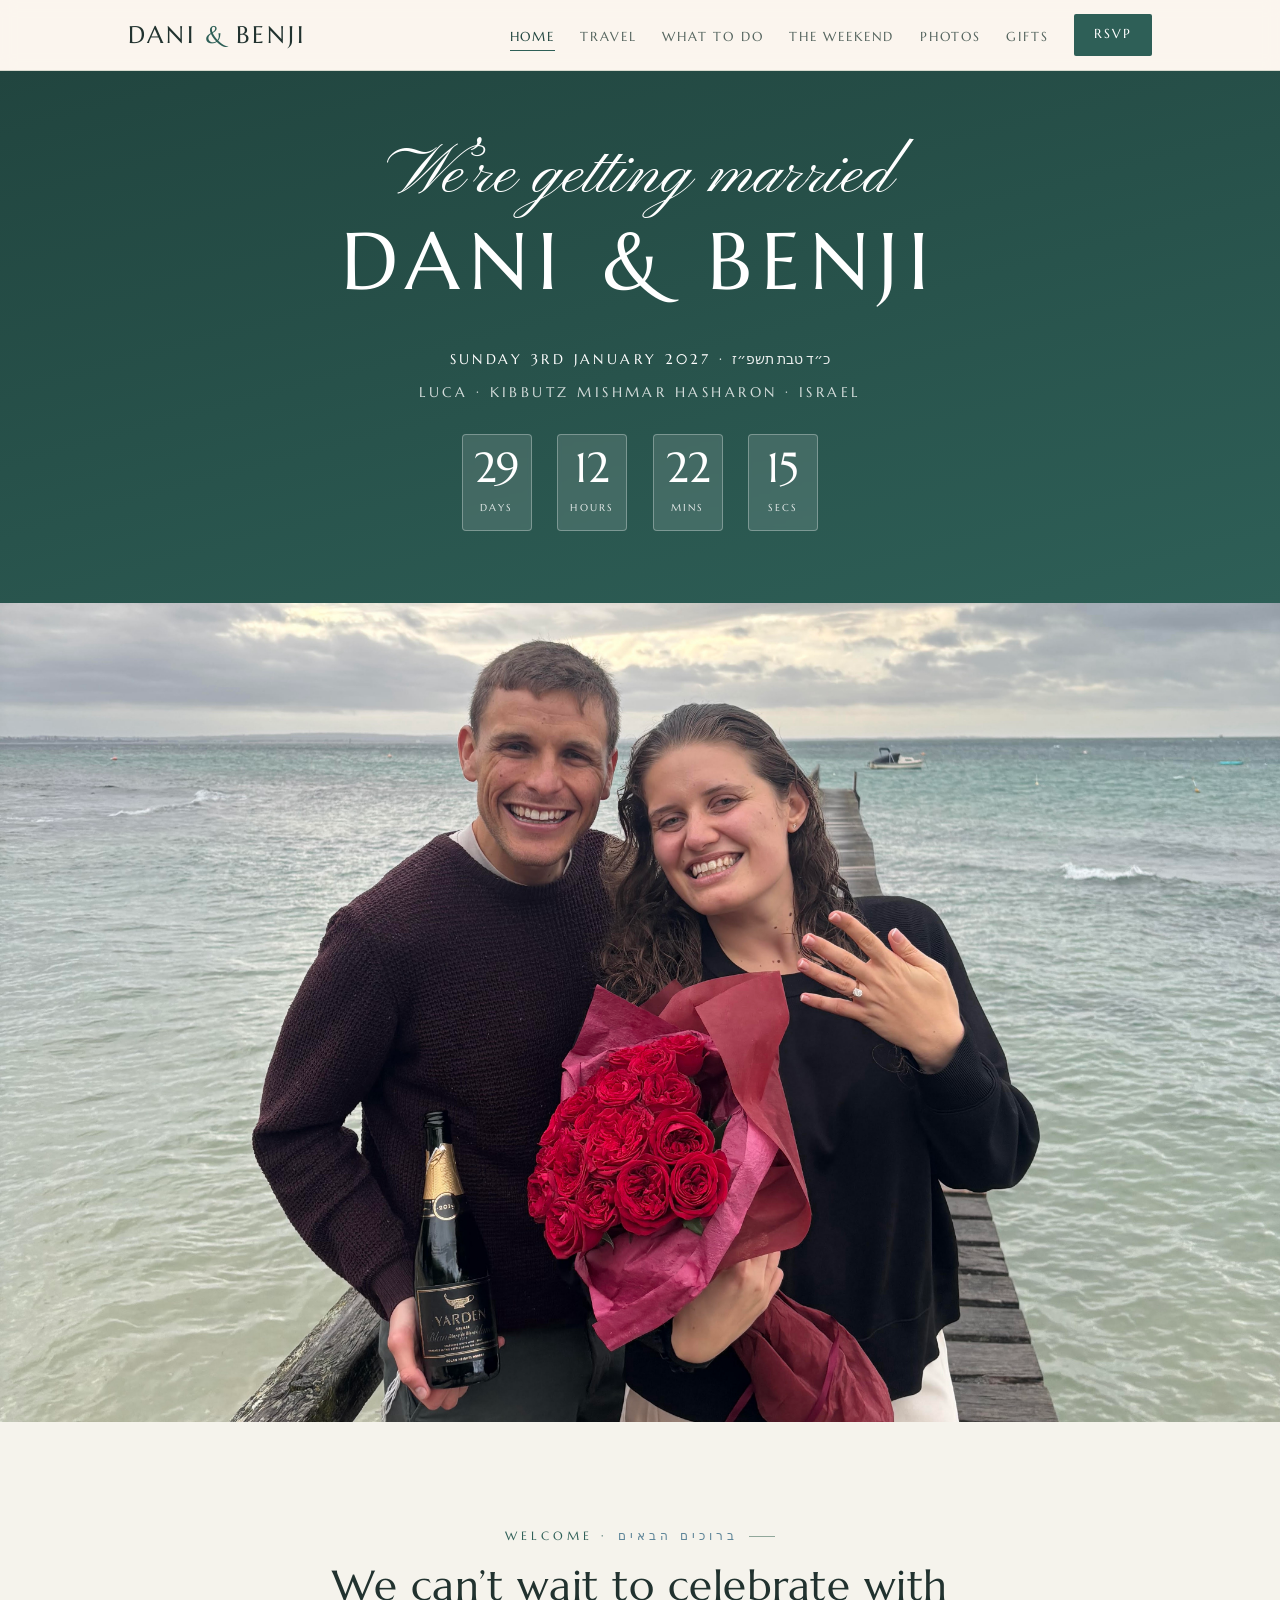
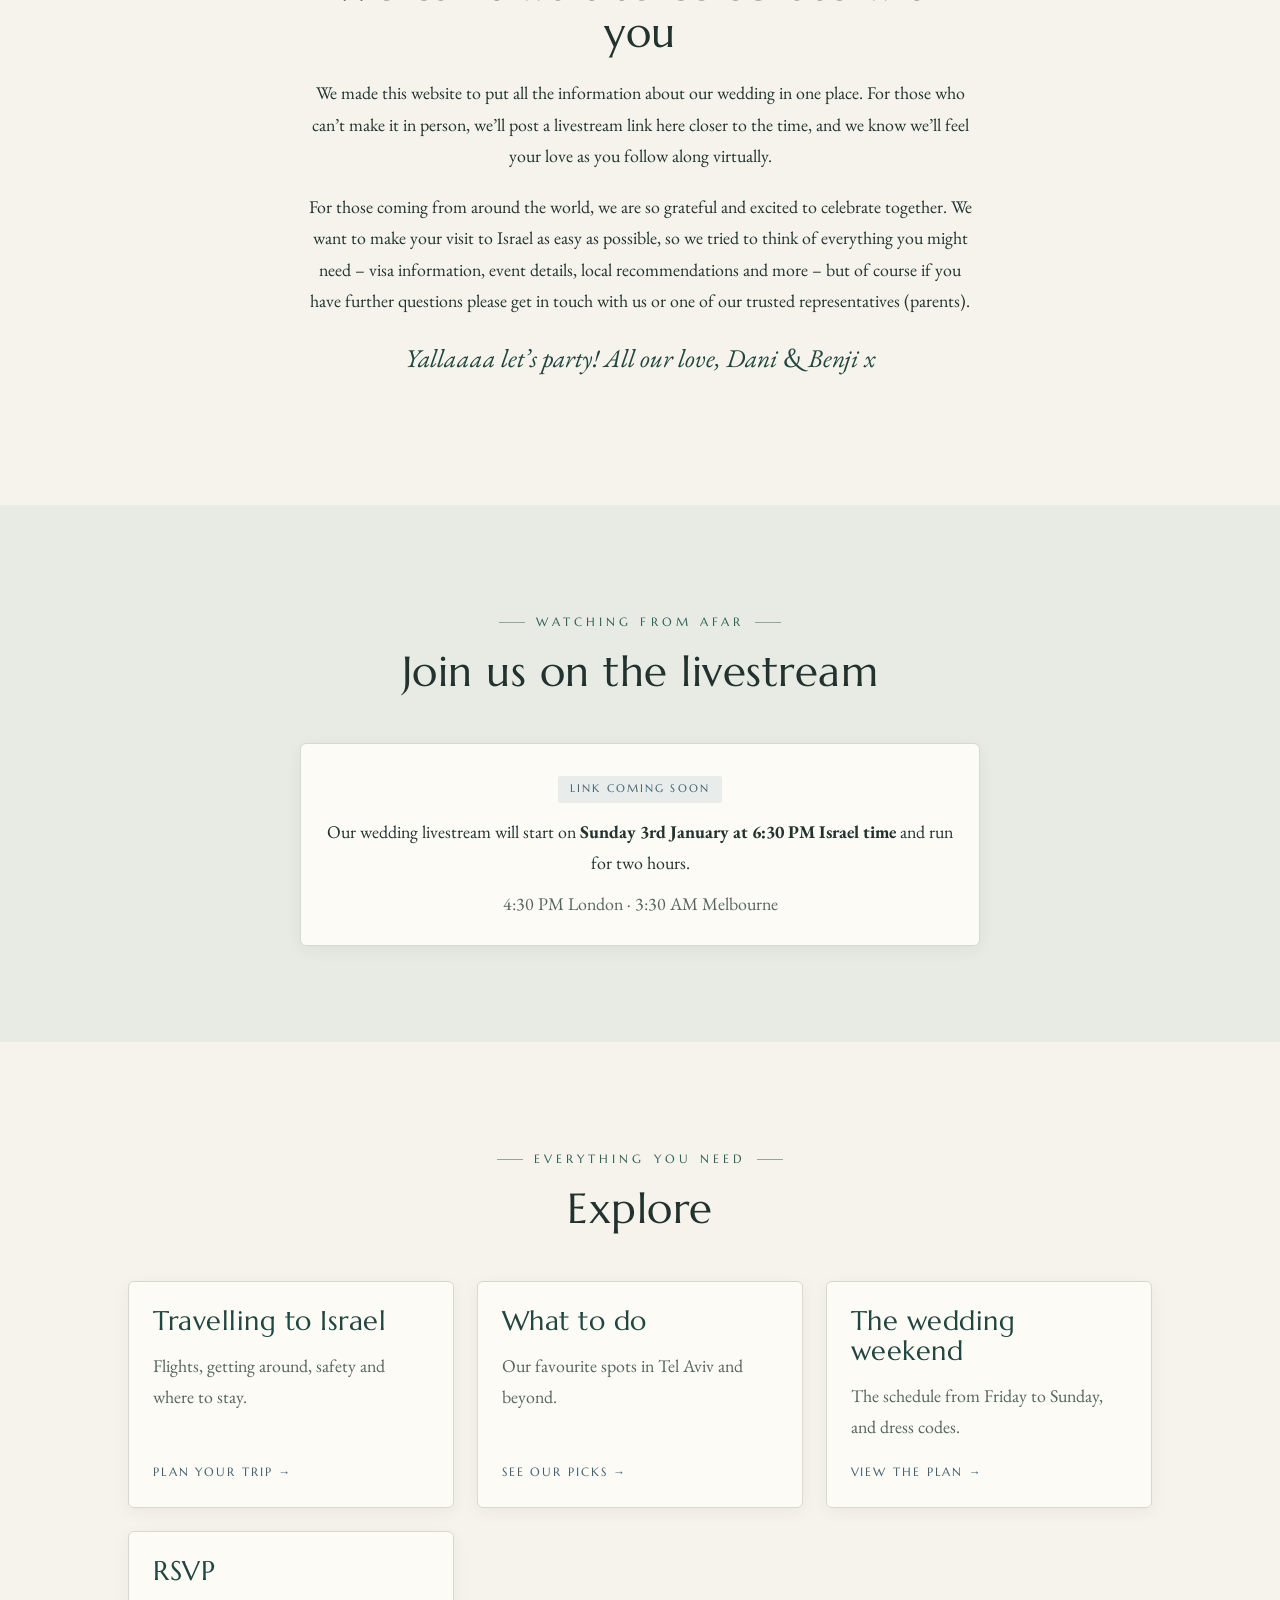
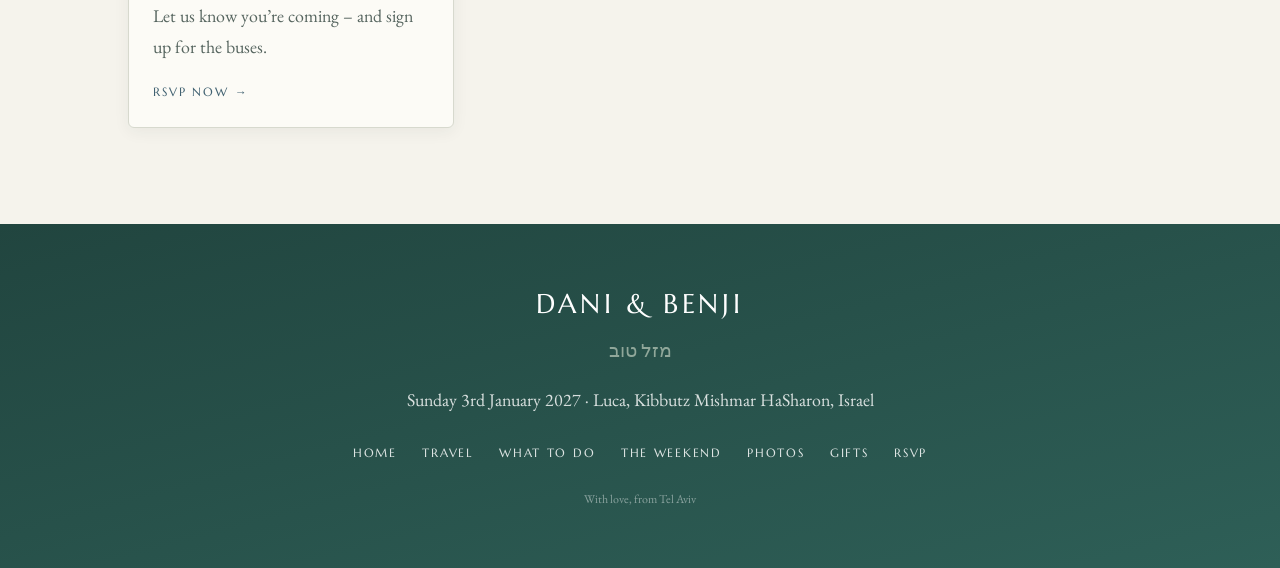
<file: index.html>
<!DOCTYPE html>
<html lang="en">
<head>
  <meta charset="UTF-8" />
  <meta name="viewport" content="width=device-width, initial-scale=1.0" />
  <!-- PRIVATE SITE: keep it unlisted. This site is intended to be password-protected at the host level. -->
  <meta name="robots" content="noindex, nofollow" />
  <title>Dani & Benji · 3 January 2027</title>
  <meta name="description" content="Dani & Benji are getting married in Israel on 3 January 2027 – travel info, things to do, the weekend schedule and more." />

  <link rel="preconnect" href="https://fonts.googleapis.com" />
  <link rel="preconnect" href="https://fonts.gstatic.com" crossorigin />
  <link href="https://fonts.googleapis.com/css2?family=EB+Garamond:ital,wght@0,400;0,500;0,600;1,400;1,500&family=Marcellus&family=Pinyon+Script&display=swap" rel="stylesheet" />
  <link rel="stylesheet" href="assets/css/styles.css" />
</head>
<body>

  <!-- ============ HEADER ============ -->
  <header class="site-header">
    <nav class="nav container" aria-label="Main navigation">
      <a class="brand" href="index.html">Dani <span>&amp;</span> Benji</a>
      <button class="nav-toggle" aria-label="Toggle menu" aria-controls="nav-links" aria-expanded="false">
        <span></span><span></span><span></span>
      </button>
      <ul class="nav-links" id="nav-links">
        <li><a href="index.html">Home</a></li>
        <li><a href="travel.html">Travel</a></li>
        <li><a href="what-to-do.html">What to do</a></li>
        <li><a href="weekend.html">The weekend</a></li>
        <li><a href="photos.html">Photos</a></li>
        <li><a href="gifts.html">Gifts</a></li>
        <li><a class="btn" href="rsvp.html">RSVP</a></li>
      </ul>
    </nav>
  </header>

  <!-- ============ HERO ============ -->
  <section class="hero">
    <div class="hero__top">
      <div class="hero__inner">
        <p class="hero__script">We’re getting married</p>
        <h1>Dani <span class="amp">&amp;</span> Benji</h1>
        <p class="hero__meta">
          <span class="date">Sunday 3rd January 2027 · <span class="date-heb" lang="he" dir="rtl">כ״ד טבת תשפ״ז</span></span>
          <span>Luca · Kibbutz Mishmar HaSharon · Israel</span>
        </p>

        <!-- Live countdown -->
        <div class="countdown" id="countdown" aria-label="Countdown to the wedding">
          <div class="countdown__unit"><span class="countdown__num" id="cd-days">–</span><span class="countdown__label">Days</span></div>
          <div class="countdown__unit"><span class="countdown__num" id="cd-hours">–</span><span class="countdown__label">Hours</span></div>
          <div class="countdown__unit"><span class="countdown__num" id="cd-mins">–</span><span class="countdown__label">Mins</span></div>
          <div class="countdown__unit"><span class="countdown__num" id="cd-secs">–</span><span class="countdown__label">Secs</span></div>
        </div>
      </div>
    </div>

    <!-- Engagement photo, cropped to landscape, below the header -->
    <figure class="hero__photo">
      <img src="assets/images/hero-proposal.jpg" alt="Dani and Benji on the pier just after getting engaged" />
    </figure>
  </section>

  <!-- ============ WELCOME LETTER ============ -->
  <section>
    <div class="container letter">
      <p class="eyebrow solo">Welcome · <span class="hebrew">ברוכים הבאים</span></p>
      <h2>We can’t wait to celebrate with you</h2>
      <p>We made this website to put all the information about our wedding in one place. For those who can’t make it in person, we’ll post a livestream link here closer to the time, and we know we’ll feel your love as you follow along virtually.</p>
      <p>For those coming from around the world, we are so grateful and excited to celebrate together. We want to make your visit to Israel as easy as possible, so we tried to think of everything you might need – visa information, event details, local recommendations and more – but of course if you have further questions please get in touch with us or one of our trusted representatives (parents).</p>
      <p class="signoff">Yallaaaa let’s party! All our love, Dani <span class="amp-clean">&amp;</span> Benji x</p>
    </div>
  </section>

  <!-- ============ WATCHING FROM AFAR ============ -->
  <section class="alt">
    <div class="container">
      <div class="section-head">
        <p class="eyebrow">Watching from afar</p>
        <h2>Join us on the livestream</h2>
      </div>
      <div class="card" style="max-width:680px;margin-inline:auto;text-align:center;">
        <p class="tag">Link coming soon</p>
        <p style="margin-bottom:0.6rem;">Our wedding livestream will start on <strong>Sunday 3rd January at 6:30&nbsp;PM Israel time</strong> and run for two hours.</p>
        <p class="muted" style="margin-bottom:0;">4:30&nbsp;PM London · 3:30&nbsp;AM Melbourne</p>
        <!-- TODO: replace with the livestream link/embed when available -->
      </div>
    </div>
  </section>

  <!-- ============ QUICK LINKS ============ -->
  <section>
    <div class="container">
      <div class="section-head">
        <p class="eyebrow">Everything you need</p>
        <h2>Explore</h2>
      </div>
      <div class="grid cols-2">
        <a class="linkcard" href="travel.html">
          <h3>Travelling to Israel</h3>
          <p class="muted">Flights, getting around, safety and where to stay.</p>
          <span class="go">Plan your trip →</span>
        </a>
        <a class="linkcard" href="what-to-do.html">
          <h3>What to do</h3>
          <p class="muted">Our favourite spots in Tel Aviv and beyond.</p>
          <span class="go">See our picks →</span>
        </a>
        <a class="linkcard" href="weekend.html">
          <h3>The wedding weekend</h3>
          <p class="muted">The schedule from Friday to Sunday, and dress codes.</p>
          <span class="go">View the plan →</span>
        </a>
        <a class="linkcard" href="rsvp.html">
          <h3>RSVP</h3>
          <p class="muted">Let us know you’re coming – and sign up for the buses.</p>
          <span class="go">RSVP now →</span>
        </a>
      </div>
    </div>
  </section>

  <!-- ============ FOOTER ============ -->
  <footer class="site-footer">
    <div class="container">
      <p class="names">Dani <span class="amp">&amp;</span> Benji</p>
      <span class="hebrew">מזל טוב</span>
      <p>Sunday 3rd January 2027 · Luca, Kibbutz Mishmar HaSharon, Israel</p>
      <ul class="foot-links">
        <li><a href="index.html">Home</a></li>
        <li><a href="travel.html">Travel</a></li>
        <li><a href="what-to-do.html">What to do</a></li>
        <li><a href="weekend.html">The weekend</a></li>
        <li><a href="photos.html">Photos</a></li>
        <li><a href="gifts.html">Gifts</a></li>
        <li><a href="rsvp.html">RSVP</a></li>
      </ul>
      <small>With love, from Tel Aviv</small>
    </div>
  </footer>

  <script src="assets/js/main.js" defer></script>
</body>
</html>
</file>
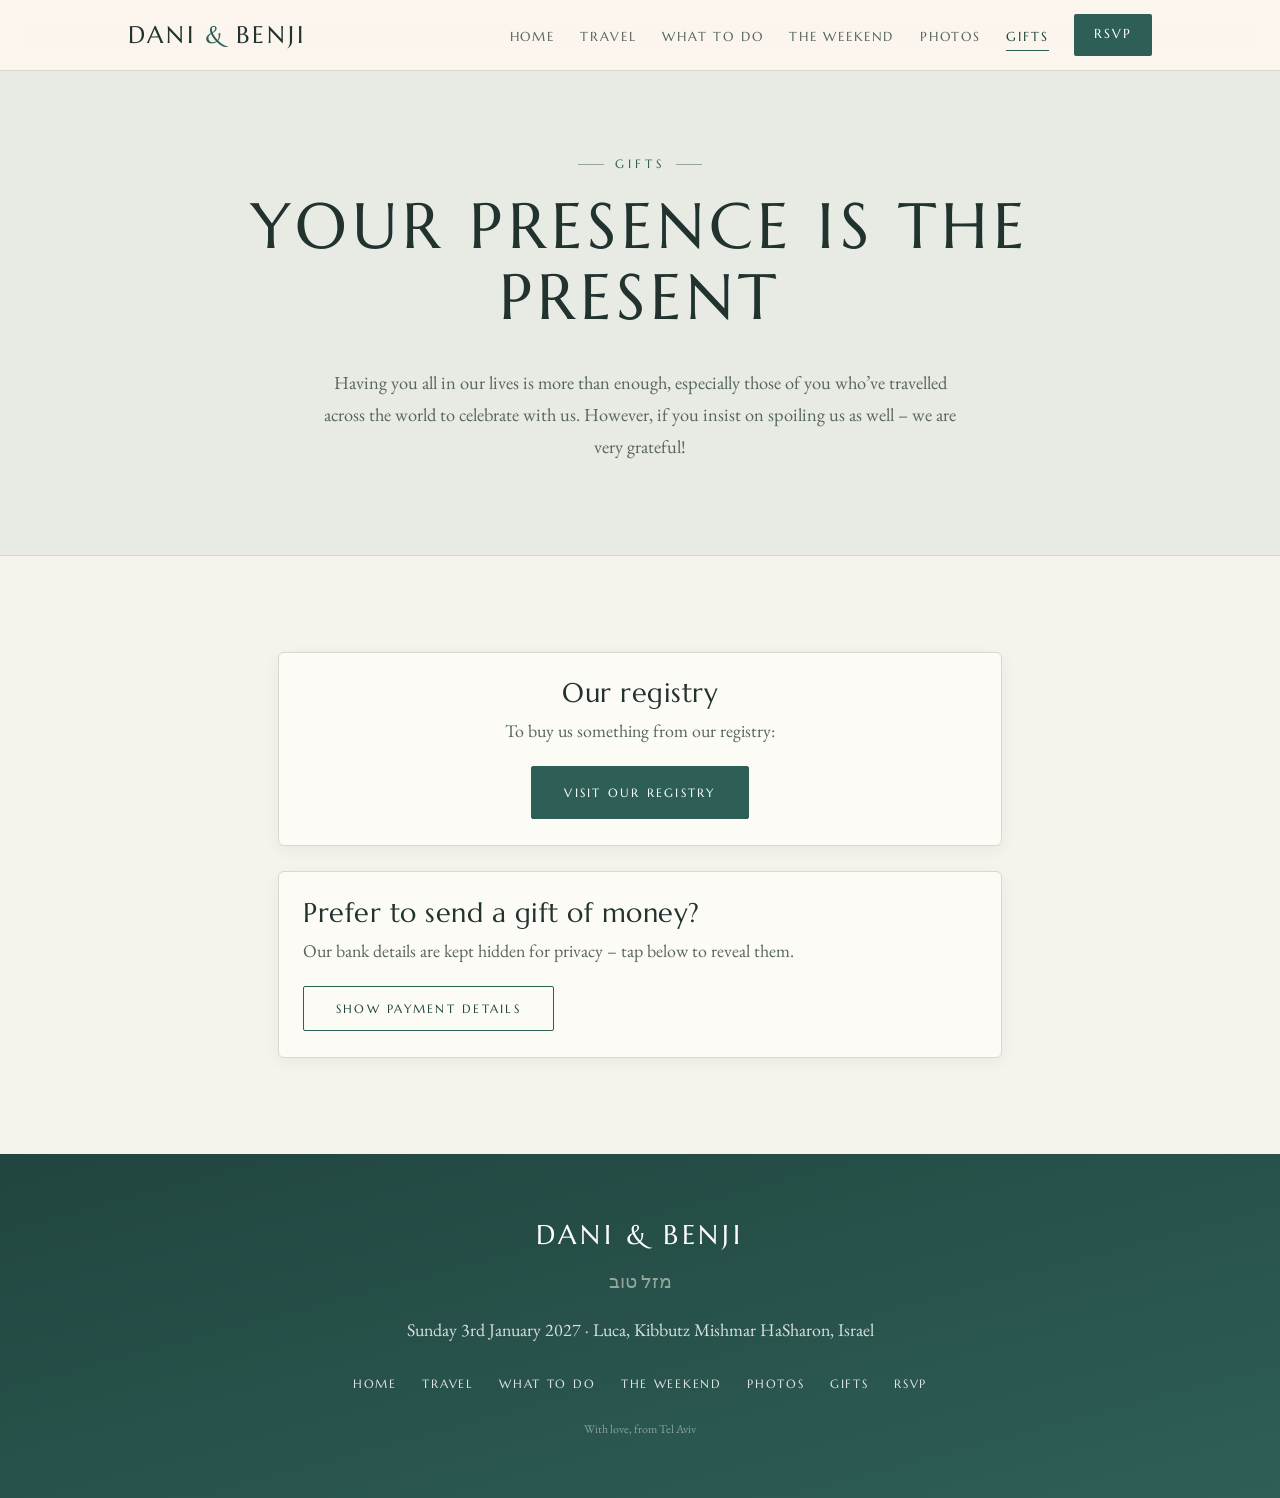
<file: gifts.html>
<!DOCTYPE html>
<html lang="en">
<head>
  <meta charset="UTF-8" />
  <meta name="viewport" content="width=device-width, initial-scale=1.0" />
  <meta name="robots" content="noindex, nofollow" />
  <title>Gifts · Dani & Benji</title>
  <meta name="description" content="Gift and registry information for Dani & Benji's wedding." />
  <link rel="preconnect" href="https://fonts.googleapis.com" />
  <link rel="preconnect" href="https://fonts.gstatic.com" crossorigin />
  <link href="https://fonts.googleapis.com/css2?family=EB+Garamond:ital,wght@0,400;0,500;0,600;1,400;1,500&family=Marcellus&family=Pinyon+Script&display=swap" rel="stylesheet" />
  <link rel="stylesheet" href="assets/css/styles.css" />
</head>
<body>

  <header class="site-header">
    <nav class="nav container" aria-label="Main navigation">
      <a class="brand" href="index.html">Dani <span>&amp;</span> Benji</a>
      <button class="nav-toggle" aria-label="Toggle menu" aria-controls="nav-links" aria-expanded="false">
        <span></span><span></span><span></span>
      </button>
      <ul class="nav-links" id="nav-links">
        <li><a href="index.html">Home</a></li>
        <li><a href="travel.html">Travel</a></li>
        <li><a href="what-to-do.html">What to do</a></li>
        <li><a href="weekend.html">The weekend</a></li>
        <li><a href="photos.html">Photos</a></li>
        <li><a href="gifts.html">Gifts</a></li>
        <li><a class="btn" href="rsvp.html">RSVP</a></li>
      </ul>
    </nav>
  </header>

  <section class="page-hero">
    <div class="container">
      <p class="eyebrow">Gifts</p>
      <h1>Your presence is the present</h1>
      <p class="lead">Having you all in our lives is more than enough, especially those of you who’ve travelled across the world to celebrate with us. However, if you insist on spoiling us as well – we are very grateful!</p>
    </div>
  </section>

  <section>
    <div class="container" style="max-width:820px;">

      <div class="card center" style="margin-bottom:1.6rem;">
        <h3 class="mt-0">Our registry</h3>
        <p class="muted">To buy us something from our registry:</p>
        <!-- TODO: paste the registry link into href -->
        <a class="btn" href="#" target="_blank" rel="noopener">Visit our registry</a>
      </div>

      <div class="card">
        <h3 class="mt-0">Prefer to send a gift of money?</h3>
        <p class="muted">Our bank details are kept hidden for privacy – tap below to reveal them.</p>
        <button class="btn ghost" id="reveal-bank" type="button">Show payment details</button>

        <!-- Sensitive: hidden by default, revealed on click via main.js -->
        <div class="bank-details" id="bank-details" hidden>
          <div class="bank-grid">

            <div class="bank">
              <h4>Israel</h4>
              <dl>
                <dt>Name</dt><dd>Jacobson Daniella Rebecca</dd>
                <dt>Bank</dt><dd>Bank HaPoalim (12)</dd>
                <dt>Branch</dt><dd>681</dd>
                <dt>Account</dt><dd>14034</dd>
                <dt>IBAN</dt><dd>IL85-0126-8100-0000-0014-034</dd>
                <dt>SWIFT</dt><dd>POALILIT</dd>
                <dt>Bit / Paybox</dt><dd>0586772397 (Dani)</dd>
              </dl>
            </div>

            <div class="bank">
              <h4>Australia</h4>
              <dl>
                <dt>Name</dt><dd>Benjamin Jones</dd>
                <dt>BSB</dt><dd>083-781</dd>
                <dt>Account</dt><dd>795624393</dd>
              </dl>
            </div>

            <div class="bank">
              <h4>United Kingdom</h4>
              <dl>
                <dt>Name</dt><dd>Daniella Rebecca Jacobson</dd>
                <dt>Sort code</dt><dd>40-11-60</dd>
                <dt>Account</dt><dd>70296104</dd>
              </dl>
            </div>

          </div>
          <p class="muted" style="margin:1.2rem 0 0;font-size:0.85rem;">Thank you so much – it means the world to us.</p>
        </div>
      </div>

    </div>
  </section>

  <footer class="site-footer">
    <div class="container">
      <p class="names">Dani <span class="amp">&amp;</span> Benji</p>
      <span class="hebrew">מזל טוב</span>
      <p>Sunday 3rd January 2027 · Luca, Kibbutz Mishmar HaSharon, Israel</p>
      <ul class="foot-links">
        <li><a href="index.html">Home</a></li>
        <li><a href="travel.html">Travel</a></li>
        <li><a href="what-to-do.html">What to do</a></li>
        <li><a href="weekend.html">The weekend</a></li>
        <li><a href="photos.html">Photos</a></li>
        <li><a href="gifts.html">Gifts</a></li>
        <li><a href="rsvp.html">RSVP</a></li>
      </ul>
      <small>With love, from Tel Aviv</small>
    </div>
  </footer>

  <script src="assets/js/main.js" defer></script>
</body>
</html>
</file>
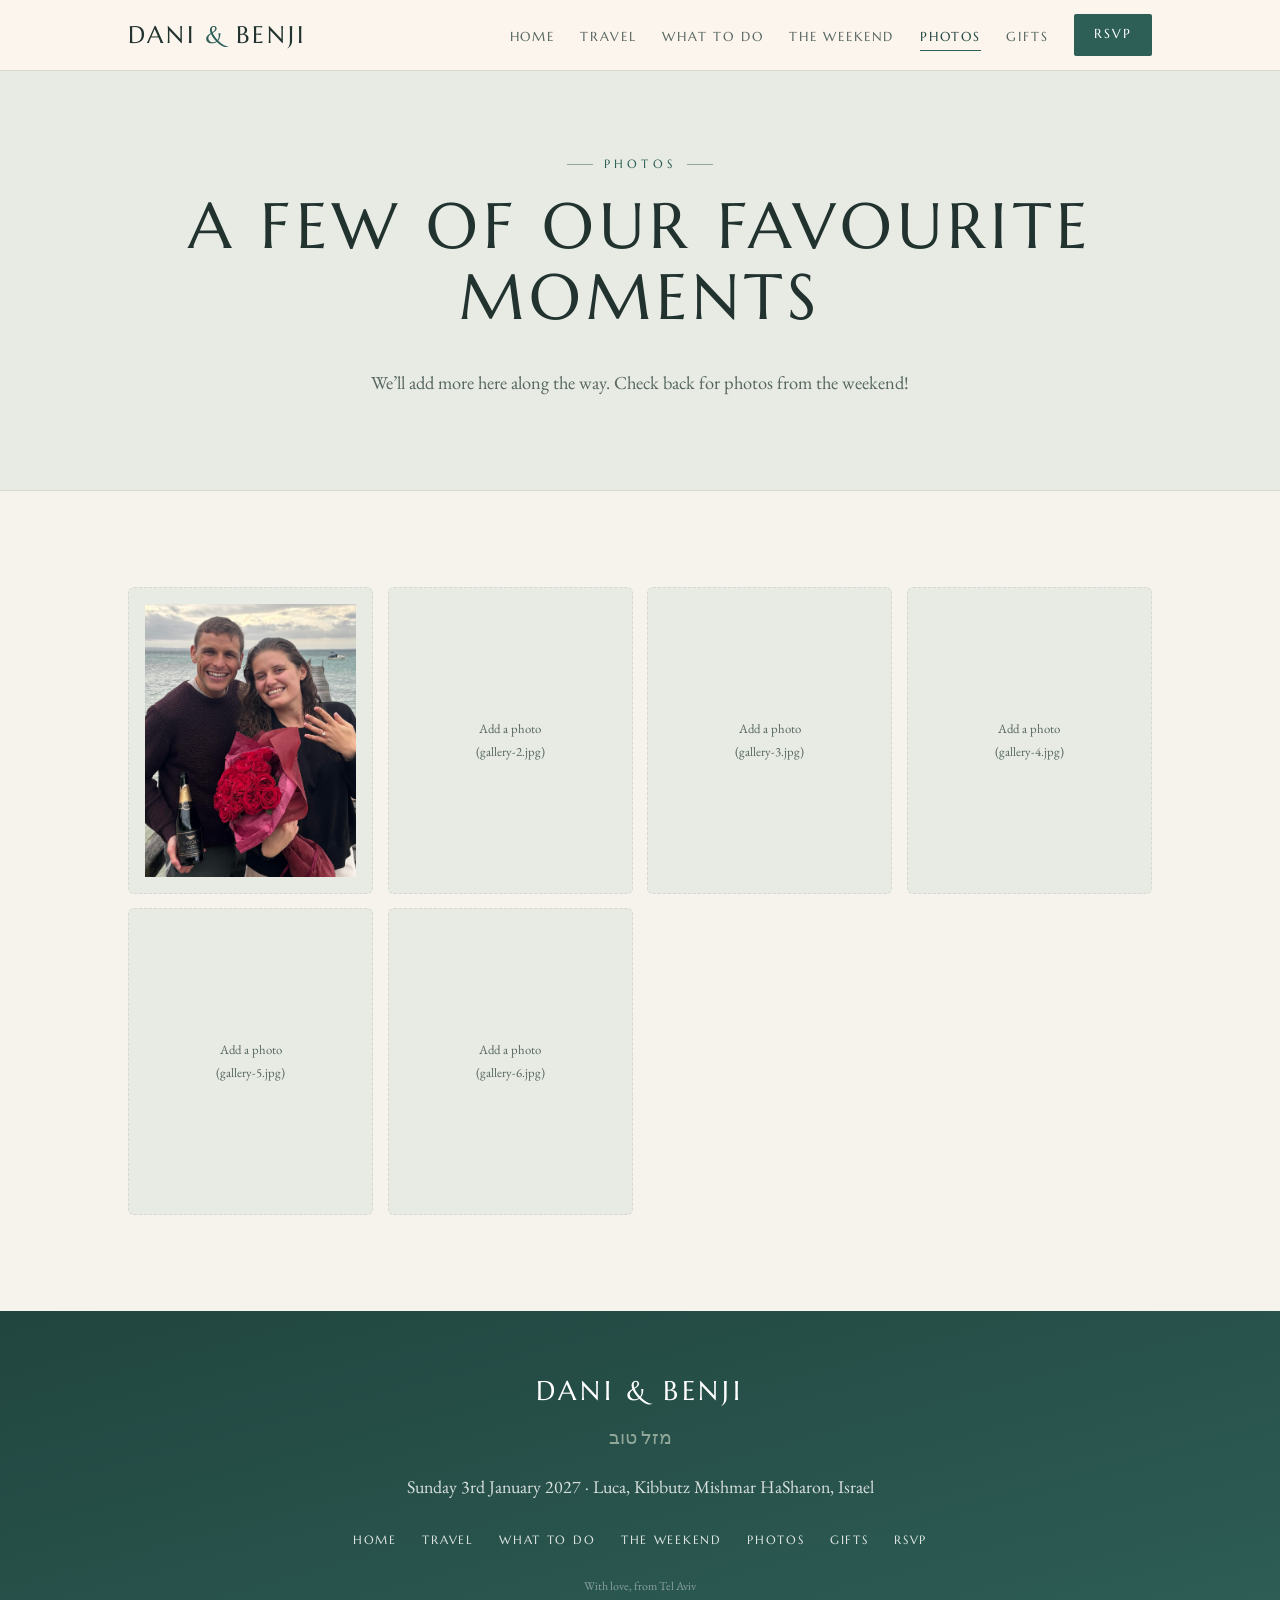
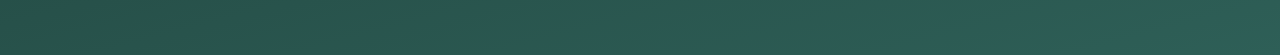
<file: photos.html>
<!DOCTYPE html>
<html lang="en">
<head>
  <meta charset="UTF-8" />
  <meta name="viewport" content="width=device-width, initial-scale=1.0" />
  <meta name="robots" content="noindex, nofollow" />
  <title>Photos · Dani & Benji</title>
  <meta name="description" content="A few of our favourite moments – Dani & Benji." />
  <link rel="preconnect" href="https://fonts.googleapis.com" />
  <link rel="preconnect" href="https://fonts.gstatic.com" crossorigin />
  <link href="https://fonts.googleapis.com/css2?family=EB+Garamond:ital,wght@0,400;0,500;0,600;1,400;1,500&family=Marcellus&family=Pinyon+Script&display=swap" rel="stylesheet" />
  <link rel="stylesheet" href="assets/css/styles.css" />
</head>
<body>

  <header class="site-header">
    <nav class="nav container" aria-label="Main navigation">
      <a class="brand" href="index.html">Dani <span>&amp;</span> Benji</a>
      <button class="nav-toggle" aria-label="Toggle menu" aria-controls="nav-links" aria-expanded="false">
        <span></span><span></span><span></span>
      </button>
      <ul class="nav-links" id="nav-links">
        <li><a href="index.html">Home</a></li>
        <li><a href="travel.html">Travel</a></li>
        <li><a href="what-to-do.html">What to do</a></li>
        <li><a href="weekend.html">The weekend</a></li>
        <li><a href="photos.html">Photos</a></li>
        <li><a href="gifts.html">Gifts</a></li>
        <li><a class="btn" href="rsvp.html">RSVP</a></li>
      </ul>
    </nav>
  </header>

  <section class="page-hero">
    <div class="container">
      <p class="eyebrow">Photos</p>
      <h1>A few of our favourite moments</h1>
      <p class="lead">We’ll add more here along the way. Check back for photos from the weekend!</p>
    </div>
  </section>

  <section>
    <div class="container">
      <!--
        Add photos by dropping files into assets/images/ and pointing the
        <img> tags below at them (e.g. gallery-1.jpg). Empty slots show a
        dashed placeholder until then. See assets/images/README.md.
        Add or remove .slot blocks to match how many photos you have.
      -->
      <div class="gallery">
        <div class="slot"><img src="assets/images/hero-proposal.jpg" alt="Dani and Benji on the pier just after getting engaged" /></div>
        <div class="slot">Add a photo<br />(gallery-2.jpg)</div>
        <div class="slot">Add a photo<br />(gallery-3.jpg)</div>
        <div class="slot">Add a photo<br />(gallery-4.jpg)</div>
        <div class="slot">Add a photo<br />(gallery-5.jpg)</div>
        <div class="slot">Add a photo<br />(gallery-6.jpg)</div>
      </div>
    </div>
  </section>

  <footer class="site-footer">
    <div class="container">
      <p class="names">Dani <span class="amp">&amp;</span> Benji</p>
      <span class="hebrew">מזל טוב</span>
      <p>Sunday 3rd January 2027 · Luca, Kibbutz Mishmar HaSharon, Israel</p>
      <ul class="foot-links">
        <li><a href="index.html">Home</a></li>
        <li><a href="travel.html">Travel</a></li>
        <li><a href="what-to-do.html">What to do</a></li>
        <li><a href="weekend.html">The weekend</a></li>
        <li><a href="photos.html">Photos</a></li>
        <li><a href="gifts.html">Gifts</a></li>
        <li><a href="rsvp.html">RSVP</a></li>
      </ul>
      <small>With love, from Tel Aviv</small>
    </div>
  </footer>

  <script src="assets/js/main.js" defer></script>
</body>
</html>
</file>
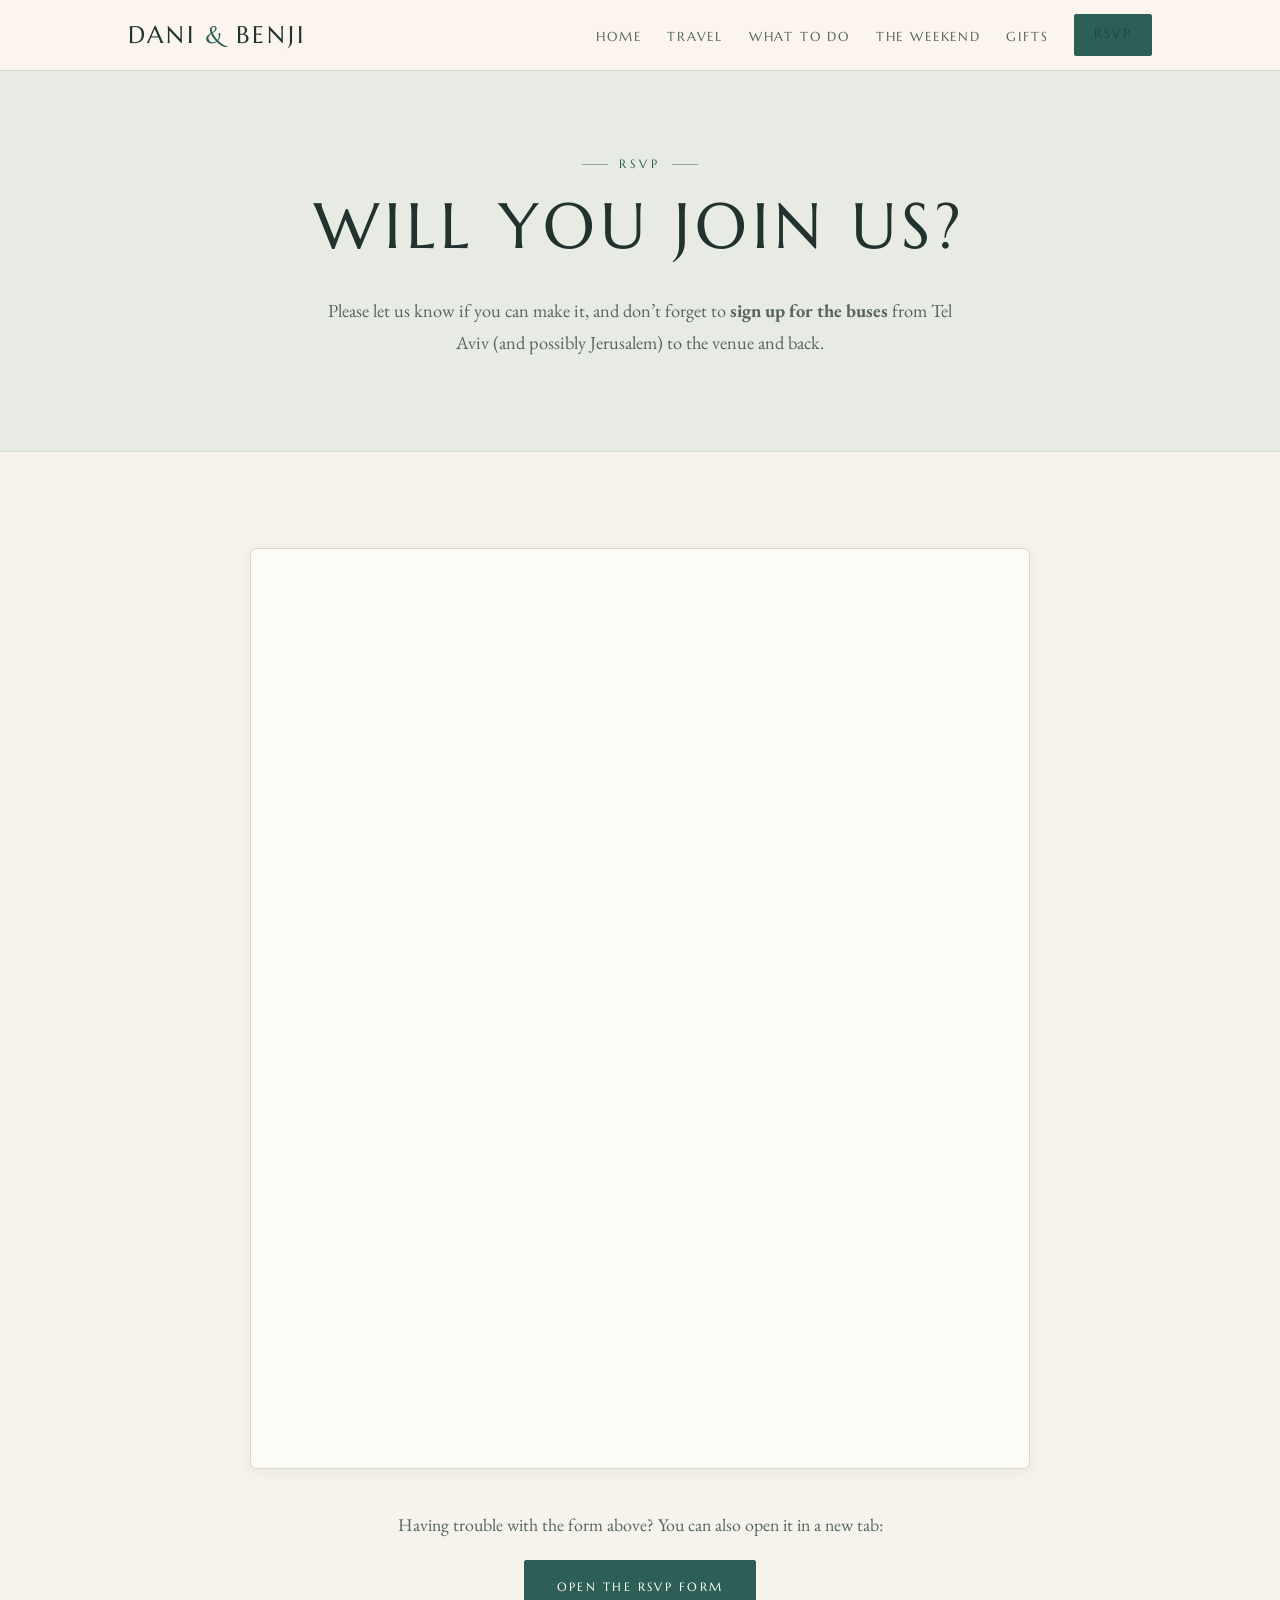
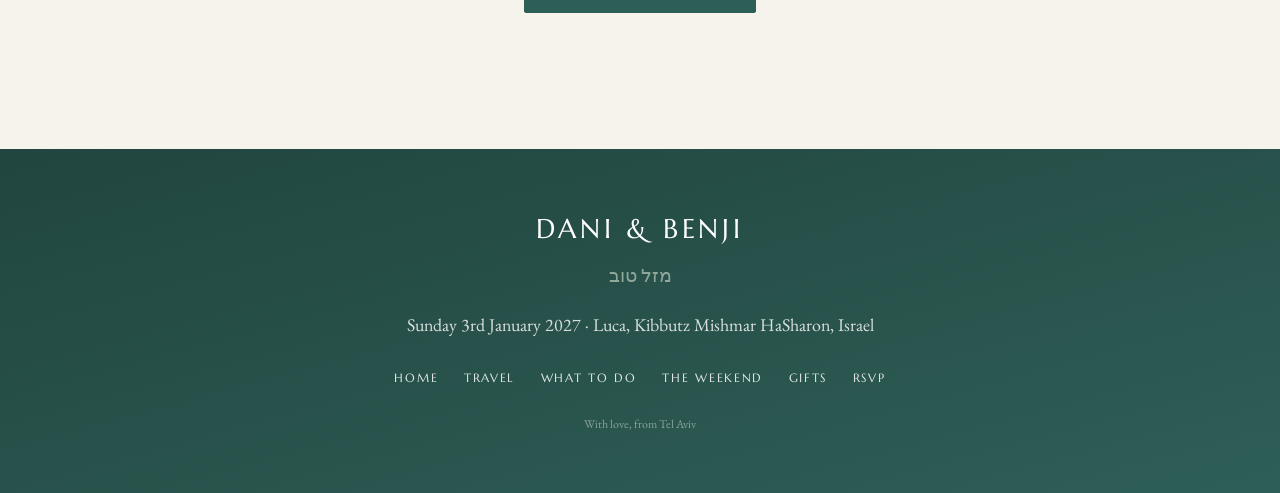
<file: rsvp.html>
<!DOCTYPE html>
<html lang="en">
<head>
  <meta charset="UTF-8" />
  <meta name="viewport" content="width=device-width, initial-scale=1.0" />
  <meta name="robots" content="noindex, nofollow" />
  <title>RSVP · Dani & Benji</title>
  <meta name="description" content="RSVP for Dani & Benji's wedding on 3 January 2027, and sign up for the buses." />
  <link rel="preconnect" href="https://fonts.googleapis.com" />
  <link rel="preconnect" href="https://fonts.gstatic.com" crossorigin />
  <link href="https://fonts.googleapis.com/css2?family=EB+Garamond:ital,wght@0,400;0,500;0,600;1,400;1,500&family=Marcellus&family=Pinyon+Script&display=swap" rel="stylesheet" />
  <link rel="stylesheet" href="assets/css/styles.css" />
</head>
<body>

  <header class="site-header">
    <nav class="nav container" aria-label="Main navigation">
      <a class="brand" href="index.html">Dani <span>&amp;</span> Benji</a>
      <button class="nav-toggle" aria-label="Toggle menu" aria-controls="nav-links" aria-expanded="false">
        <span></span><span></span><span></span>
      </button>
      <ul class="nav-links" id="nav-links">
        <li><a href="index.html">Home</a></li>
        <li><a href="travel.html">Travel</a></li>
        <li><a href="what-to-do.html">What to do</a></li>
        <li><a href="weekend.html">The weekend</a></li>
        <li><a href="gifts.html">Gifts</a></li>
        <li><a class="btn" href="rsvp.html">RSVP</a></li>
      </ul>
    </nav>
  </header>

  <section class="page-hero">
    <div class="container">
      <p class="eyebrow">RSVP</p>
      <h1>Will you join us?</h1>
      <p class="lead">Please let us know if you can make it, and don’t forget to <strong>sign up for the buses</strong> from Tel Aviv (and possibly Jerusalem) to the venue and back.</p>
    </div>
  </section>

  <section>
    <div class="container">
      <div class="form-wrap">
        <!--
          ============================================================
          TODO: Paste your Google Form "embed" URL below.
          In Google Forms:  Send  ▸  < >  (embed HTML)  ▸  copy the src.
          It looks like:
          https://docs.google.com/forms/d/e/FORM_ID/viewform?embedded=true
          Replace the src="" value below with that URL.
          Suggested questions: name(s) · attending yes/no · number of guests
          · bus sign-up (TLV → venue & back; Jerusalem if offered)
          · dietary requirements · a message for us.
          ============================================================
        -->
        <iframe
          src=""
          title="RSVP form"
          loading="lazy"
          referrerpolicy="no-referrer">
          Loading…
        </iframe>
      </div>

      <!-- Fallback shown if the form isn't embedded yet -->
      <div class="form-fallback">
        <p class="muted">Having trouble with the form above? You can also open it in a new tab:</p>
        <!-- TODO: paste the shareable Google Form link here too -->
        <a class="btn" href="#" target="_blank" rel="noopener">Open the RSVP form</a>
      </div>
    </div>
  </section>

  <footer class="site-footer">
    <div class="container">
      <p class="names">Dani <span class="amp">&amp;</span> Benji</p>
      <span class="hebrew">מזל טוב</span>
      <p>Sunday 3rd January 2027 · Luca, Kibbutz Mishmar HaSharon, Israel</p>
      <ul class="foot-links">
        <li><a href="index.html">Home</a></li>
        <li><a href="travel.html">Travel</a></li>
        <li><a href="what-to-do.html">What to do</a></li>
        <li><a href="weekend.html">The weekend</a></li>
        <li><a href="gifts.html">Gifts</a></li>
        <li><a href="rsvp.html">RSVP</a></li>
      </ul>
      <small>With love, from Tel Aviv</small>
    </div>
  </footer>

  <script src="assets/js/main.js" defer></script>
</body>
</html>
</file>
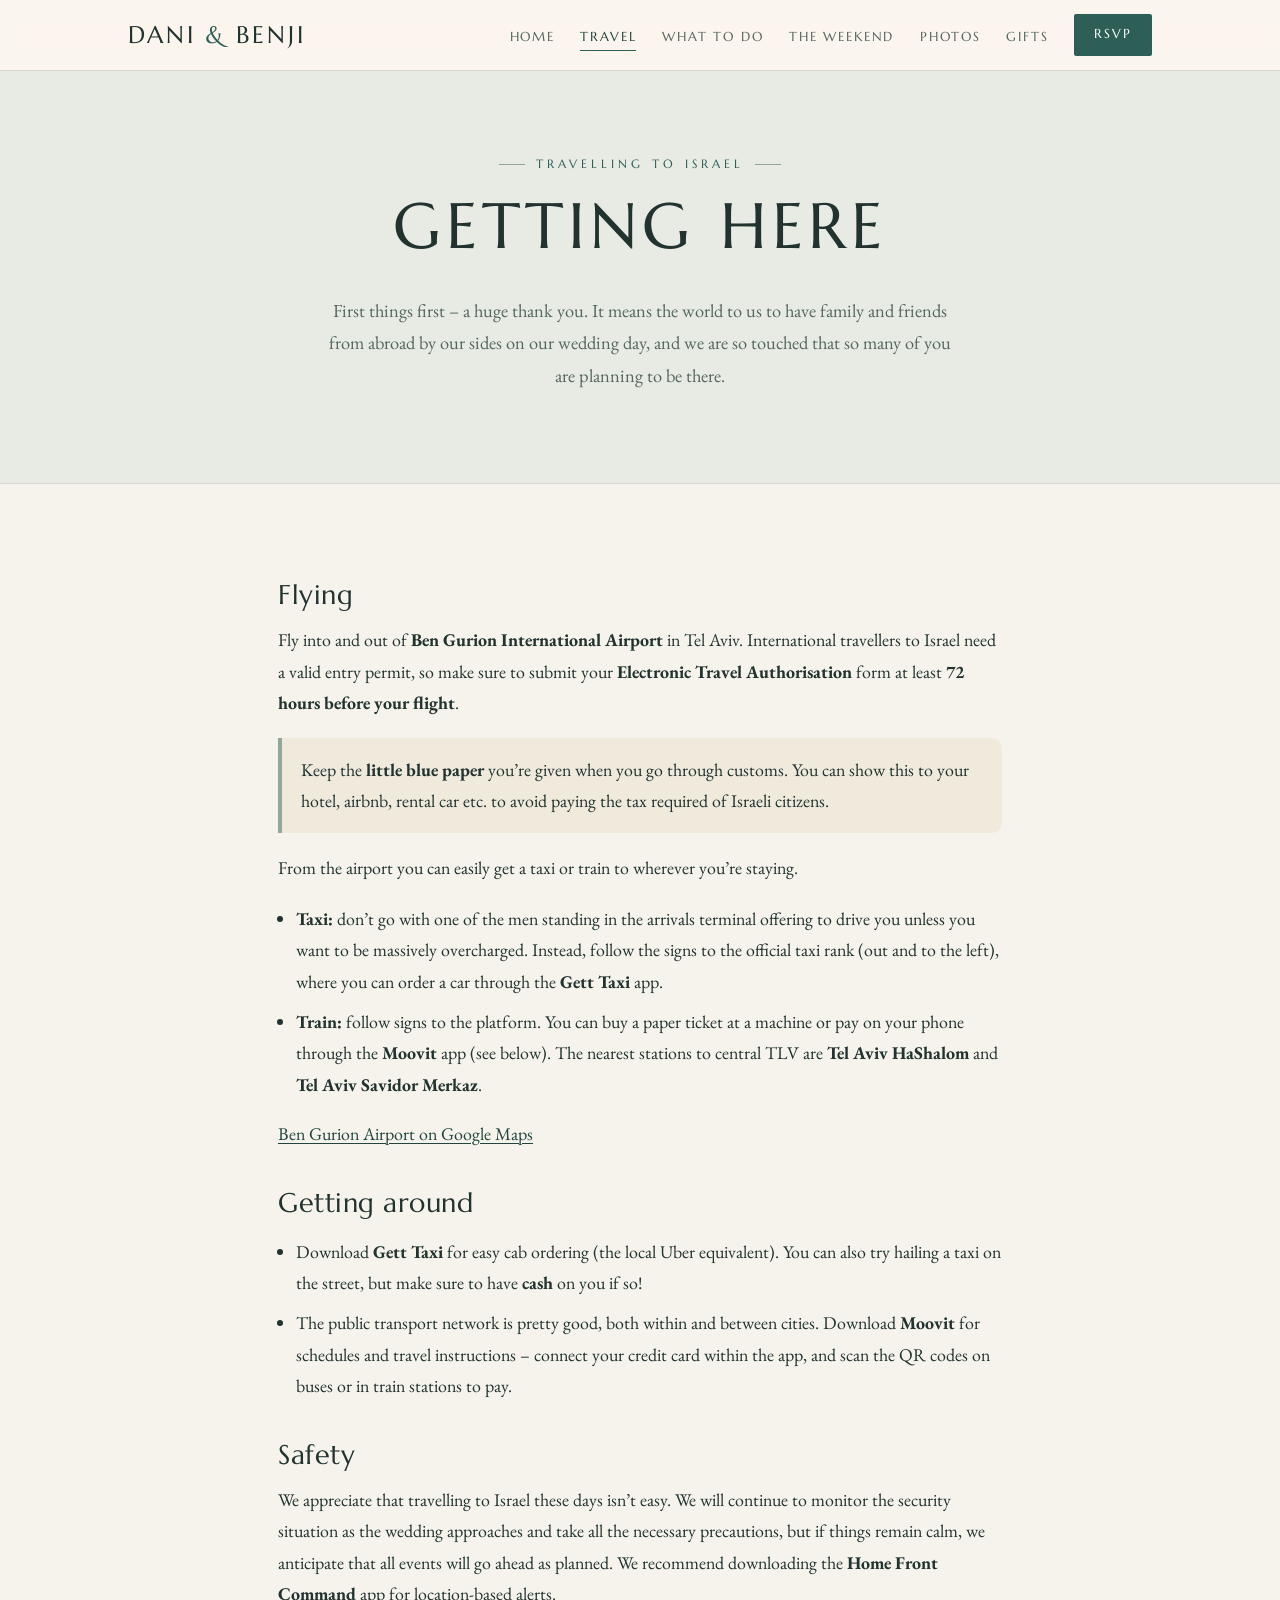
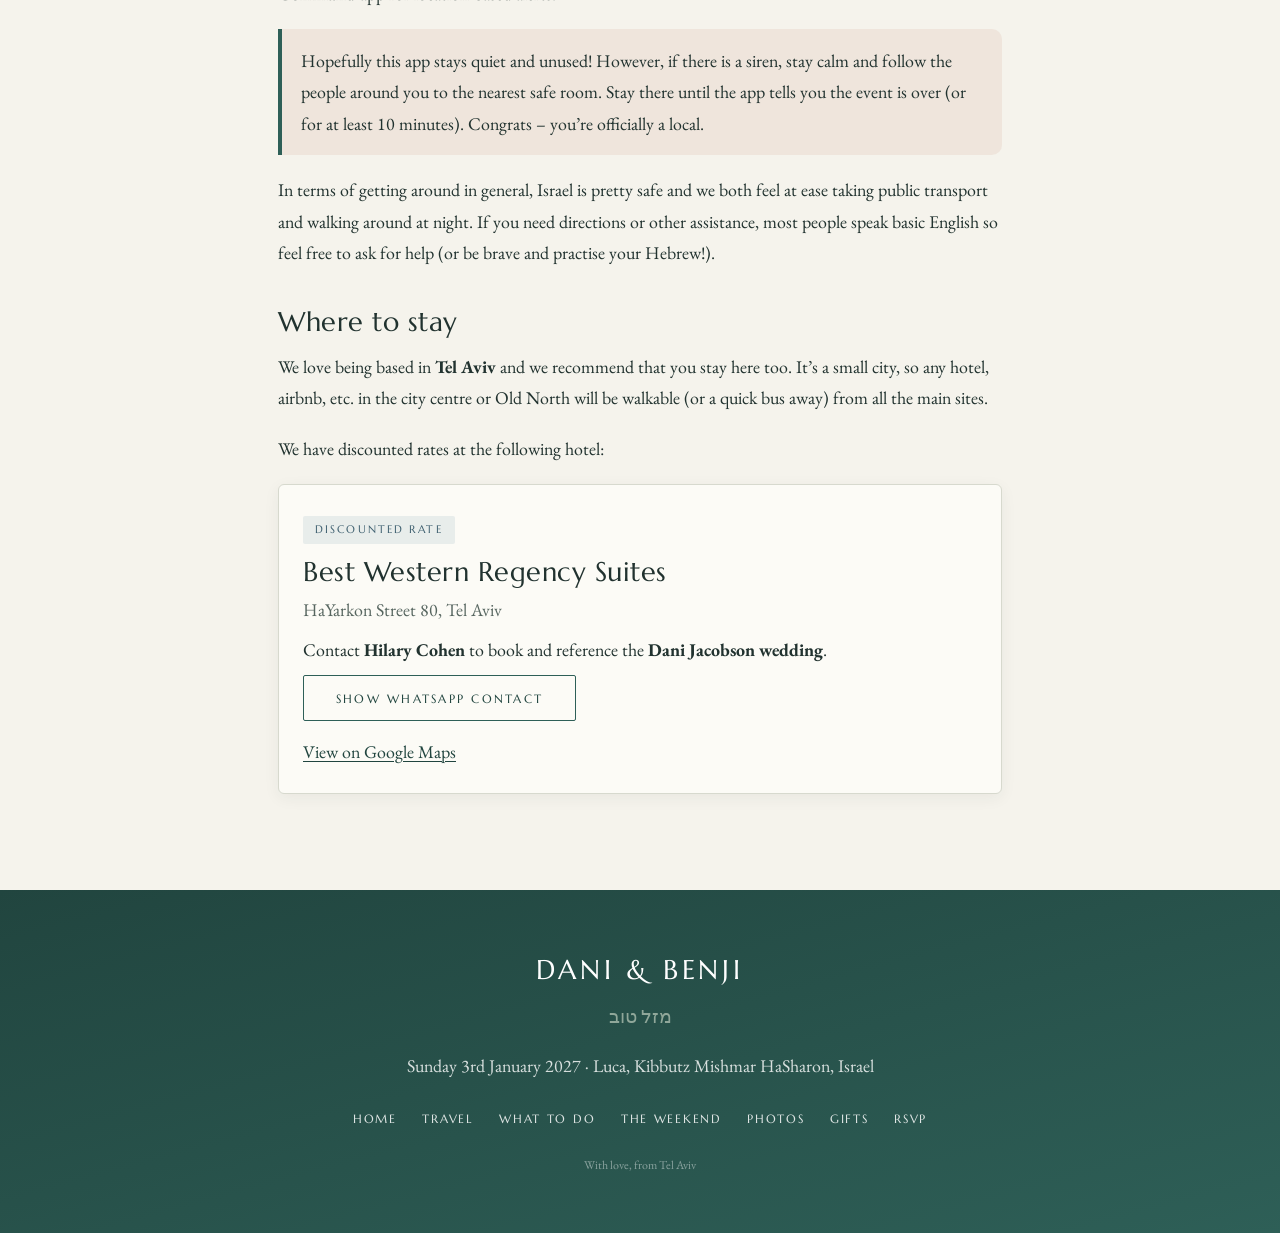
<file: travel.html>
<!DOCTYPE html>
<html lang="en">
<head>
  <meta charset="UTF-8" />
  <meta name="viewport" content="width=device-width, initial-scale=1.0" />
  <meta name="robots" content="noindex, nofollow" />
  <title>Travelling to Israel · Dani & Benji</title>
  <meta name="description" content="Everything you need to travel to Israel for Dani & Benji's wedding – flights, getting around, safety and where to stay." />
  <link rel="preconnect" href="https://fonts.googleapis.com" />
  <link rel="preconnect" href="https://fonts.gstatic.com" crossorigin />
  <link href="https://fonts.googleapis.com/css2?family=EB+Garamond:ital,wght@0,400;0,500;0,600;1,400;1,500&family=Marcellus&family=Pinyon+Script&display=swap" rel="stylesheet" />
  <link rel="stylesheet" href="assets/css/styles.css" />
</head>
<body>

  <header class="site-header">
    <nav class="nav container" aria-label="Main navigation">
      <a class="brand" href="index.html">Dani <span>&amp;</span> Benji</a>
      <button class="nav-toggle" aria-label="Toggle menu" aria-controls="nav-links" aria-expanded="false">
        <span></span><span></span><span></span>
      </button>
      <ul class="nav-links" id="nav-links">
        <li><a href="index.html">Home</a></li>
        <li><a href="travel.html">Travel</a></li>
        <li><a href="what-to-do.html">What to do</a></li>
        <li><a href="weekend.html">The weekend</a></li>
        <li><a href="photos.html">Photos</a></li>
        <li><a href="gifts.html">Gifts</a></li>
        <li><a class="btn" href="rsvp.html">RSVP</a></li>
      </ul>
    </nav>
  </header>

  <section class="page-hero">
    <div class="container">
      <p class="eyebrow">Travelling to Israel</p>
      <h1>Getting here</h1>
      <p class="lead">First things first – a huge thank you. It means the world to us to have family and friends from abroad by our sides on our wedding day, and we are so touched that so many of you are planning to be there.</p>
    </div>
  </section>

  <section>
    <div class="container" style="max-width:820px;">

      <!-- FLYING -->
      <div class="info-block">
        <h3>Flying</h3>
        <p>Fly into and out of <strong>Ben Gurion International Airport</strong> in Tel Aviv. International travellers to Israel need a valid entry permit, so make sure to submit your <strong>Electronic Travel Authorisation</strong> form at least <strong>72 hours before your flight</strong>.</p>
        <div class="callout">
          Keep the <strong>little blue paper</strong> you’re given when you go through customs. You can show this to your hotel, airbnb, rental car etc. to avoid paying the tax required of Israeli citizens.
        </div>
        <p>From the airport you can easily get a taxi or train to wherever you’re staying.</p>
        <ul>
          <li><strong>Taxi:</strong> don’t go with one of the men standing in the arrivals terminal offering to drive you unless you want to be massively overcharged. Instead, follow the signs to the official taxi rank (out and to the left), where you can order a car through the <strong>Gett Taxi</strong> app.</li>
          <li><strong>Train:</strong> follow signs to the platform. You can buy a paper ticket at a machine or pay on your phone through the <strong>Moovit</strong> app (see below). The nearest stations to central TLV are <strong>Tel Aviv HaShalom</strong> and <strong>Tel Aviv Savidor Merkaz</strong>.</li>
        </ul>
        <p><a href="https://maps.google.com/?q=Ben+Gurion+Airport" target="_blank" rel="noopener">Ben Gurion Airport on Google Maps</a></p>
      </div>

      <!-- GETTING AROUND -->
      <div class="info-block">
        <h3>Getting around</h3>
        <ul>
          <li>Download <strong>Gett Taxi</strong> for easy cab ordering (the local Uber equivalent). You can also try hailing a taxi on the street, but make sure to have <strong>cash</strong> on you if so!</li>
          <li>The public transport network is pretty good, both within and between cities. Download <strong>Moovit</strong> for schedules and travel instructions – connect your credit card within the app, and scan the QR codes on buses or in train stations to pay.</li>
        </ul>
      </div>

      <!-- SAFETY -->
      <div class="info-block">
        <h3>Safety</h3>
        <p>We appreciate that travelling to Israel these days isn’t easy. We will continue to monitor the security situation as the wedding approaches and take all the necessary precautions, but if things remain calm, we anticipate that all events will go ahead as planned. We recommend downloading the <strong>Home Front Command</strong> app for location-based alerts.</p>
        <div class="callout warn">
          Hopefully this app stays quiet and unused! However, if there is a siren, stay calm and follow the people around you to the nearest safe room. Stay there until the app tells you the event is over (or for at least 10 minutes). Congrats – you’re officially a local.
        </div>
        <p>In terms of getting around in general, Israel is pretty safe and we both feel at ease taking public transport and walking around at night. If you need directions or other assistance, most people speak basic English so feel free to ask for help (or be brave and practise your Hebrew!).</p>
      </div>

      <!-- WHERE TO STAY -->
      <div class="info-block">
        <h3>Where to stay</h3>
        <p>We love being based in <strong>Tel Aviv</strong> and we recommend that you stay here too. It’s a small city, so any hotel, airbnb, etc. in the city centre or Old North will be walkable (or a quick bus away) from all the main sites.</p>
        <p>We have discounted rates at the following hotel:</p>
        <div class="card">
          <span class="tag">Discounted rate</span>
          <h3 class="mt-0">Best Western Regency Suites</h3>
          <p class="muted" style="margin-bottom:0.6rem;">HaYarkon Street 80, Tel Aviv</p>
          <p style="margin-bottom:0.6rem;">Contact <strong>Hilary Cohen</strong> to book and reference the <strong>Dani Jacobson wedding</strong>.</p>
          <!-- Personal WhatsApp number is sensitive: revealed on click only -->
          <button class="btn ghost" id="reveal-contact" type="button">Show WhatsApp contact</button>
          <p id="contact-details" hidden style="margin-top:0.8rem;">
            WhatsApp: <strong>+972&nbsp;50&nbsp;445&nbsp;0175</strong>
          </p>
          <p style="margin-top:0.9rem;margin-bottom:0;"><a href="https://maps.google.com/?q=Best+Western+Regency+Suites+HaYarkon+80+Tel+Aviv" target="_blank" rel="noopener">View on Google Maps</a></p>
        </div>
      </div>

    </div>
  </section>

  <footer class="site-footer">
    <div class="container">
      <p class="names">Dani <span class="amp">&amp;</span> Benji</p>
      <span class="hebrew">מזל טוב</span>
      <p>Sunday 3rd January 2027 · Luca, Kibbutz Mishmar HaSharon, Israel</p>
      <ul class="foot-links">
        <li><a href="index.html">Home</a></li>
        <li><a href="travel.html">Travel</a></li>
        <li><a href="what-to-do.html">What to do</a></li>
        <li><a href="weekend.html">The weekend</a></li>
        <li><a href="photos.html">Photos</a></li>
        <li><a href="gifts.html">Gifts</a></li>
        <li><a href="rsvp.html">RSVP</a></li>
      </ul>
      <small>With love, from Tel Aviv</small>
    </div>
  </footer>

  <script src="assets/js/main.js" defer></script>
  <!-- Small page-specific reveal for the sensitive contact number -->
  <script>
    (function () {
      var b = document.getElementById("reveal-contact");
      var d = document.getElementById("contact-details");
      if (b && d) b.addEventListener("click", function () {
        var hidden = d.hasAttribute("hidden");
        if (hidden) { d.removeAttribute("hidden"); b.textContent = "Hide WhatsApp contact"; }
        else { d.setAttribute("hidden", ""); b.textContent = "Show WhatsApp contact"; }
      });
    })();
  </script>
</body>
</html>
</file>
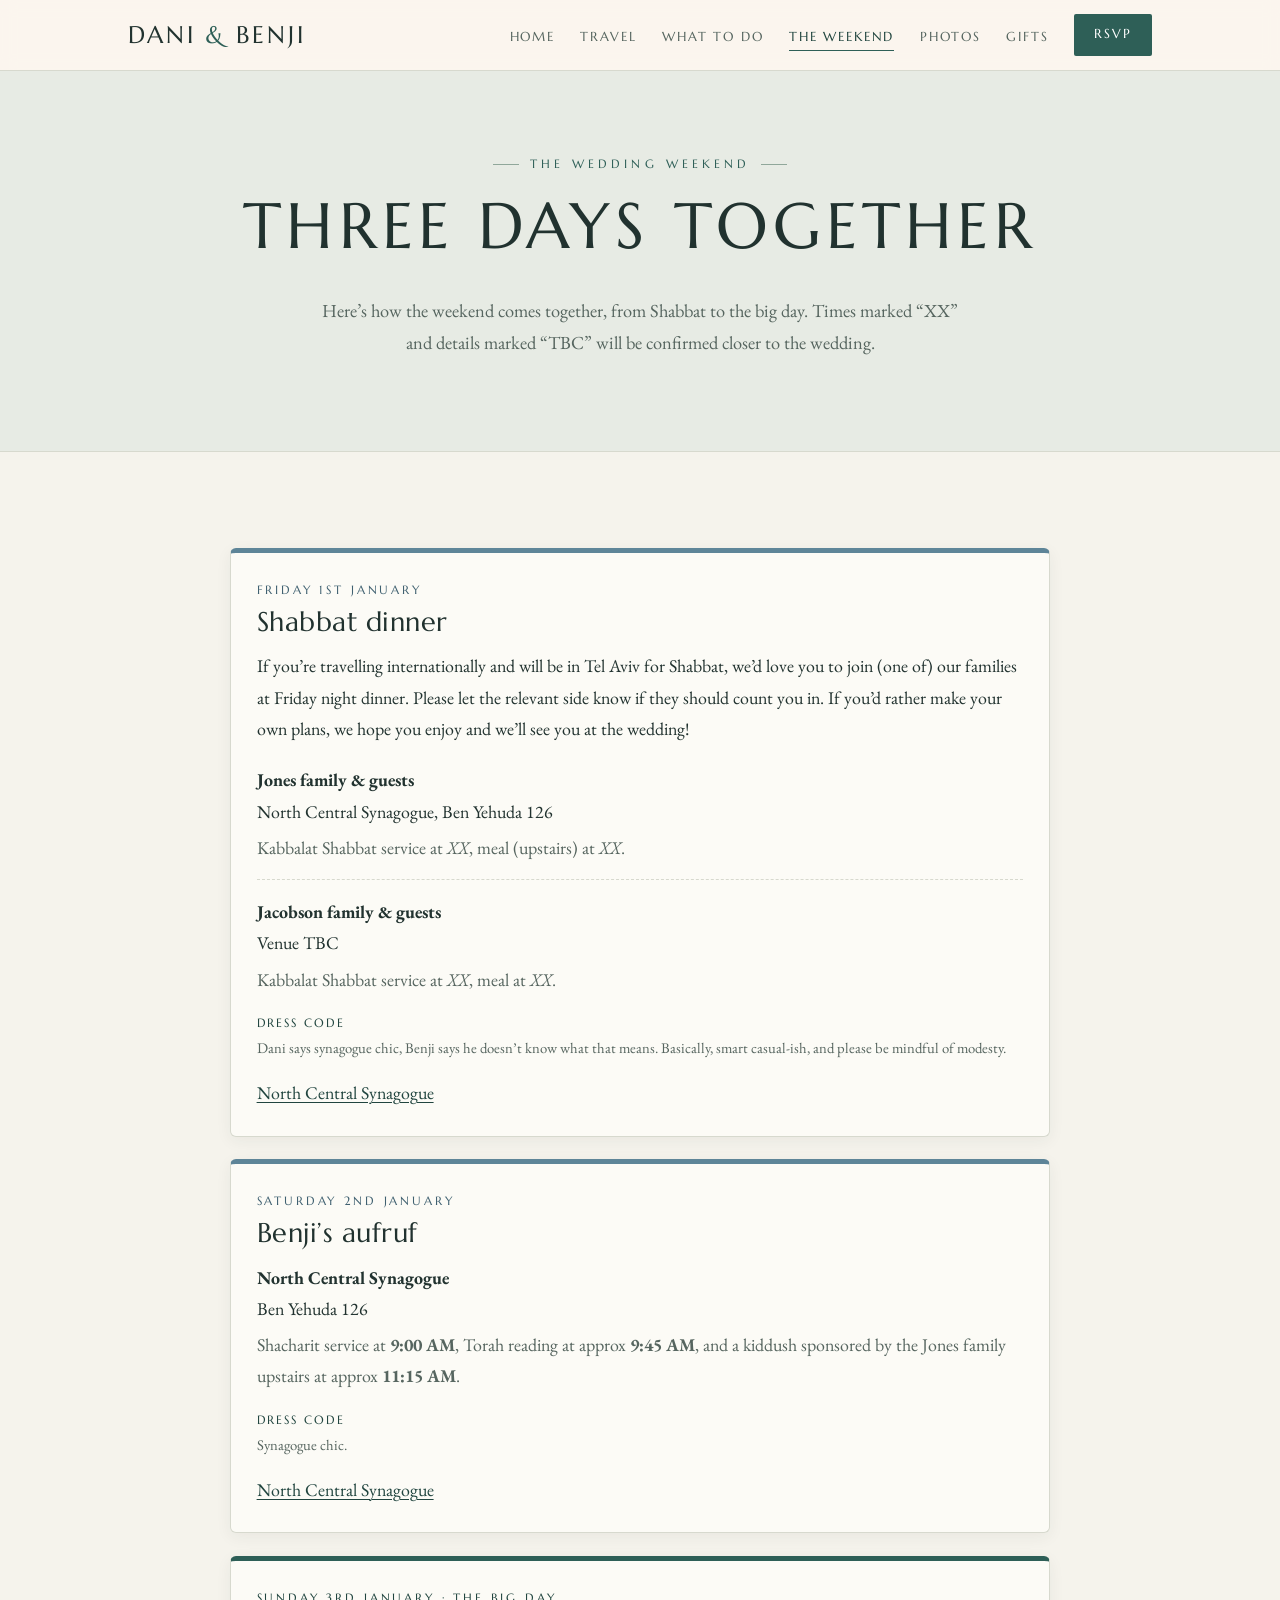
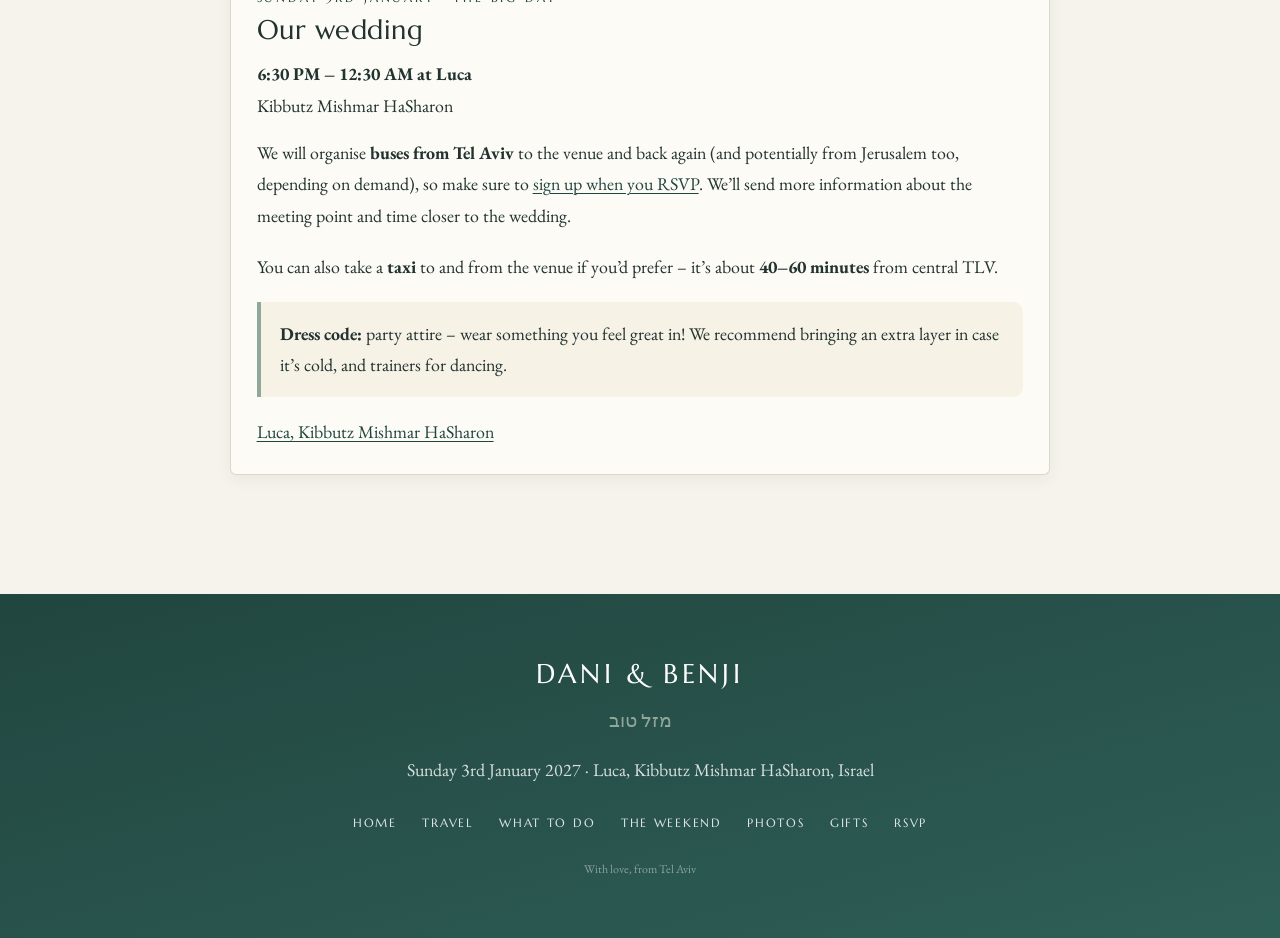
<file: weekend.html>
<!DOCTYPE html>
<html lang="en">
<head>
  <meta charset="UTF-8" />
  <meta name="viewport" content="width=device-width, initial-scale=1.0" />
  <meta name="robots" content="noindex, nofollow" />
  <title>The wedding weekend · Dani & Benji</title>
  <meta name="description" content="The full weekend schedule for Dani & Benji's wedding – Friday night, Saturday's aufruf, and the wedding on Sunday 3 January 2027." />
  <link rel="preconnect" href="https://fonts.googleapis.com" />
  <link rel="preconnect" href="https://fonts.gstatic.com" crossorigin />
  <link href="https://fonts.googleapis.com/css2?family=EB+Garamond:ital,wght@0,400;0,500;0,600;1,400;1,500&family=Marcellus&family=Pinyon+Script&display=swap" rel="stylesheet" />
  <link rel="stylesheet" href="assets/css/styles.css" />
</head>
<body>

  <header class="site-header">
    <nav class="nav container" aria-label="Main navigation">
      <a class="brand" href="index.html">Dani <span>&amp;</span> Benji</a>
      <button class="nav-toggle" aria-label="Toggle menu" aria-controls="nav-links" aria-expanded="false">
        <span></span><span></span><span></span>
      </button>
      <ul class="nav-links" id="nav-links">
        <li><a href="index.html">Home</a></li>
        <li><a href="travel.html">Travel</a></li>
        <li><a href="what-to-do.html">What to do</a></li>
        <li><a href="weekend.html">The weekend</a></li>
        <li><a href="photos.html">Photos</a></li>
        <li><a href="gifts.html">Gifts</a></li>
        <li><a class="btn" href="rsvp.html">RSVP</a></li>
      </ul>
    </nav>
  </header>

  <section class="page-hero">
    <div class="container">
      <p class="eyebrow">The wedding weekend</p>
      <h1>Three days together</h1>
      <p class="lead">Here’s how the weekend comes together, from Shabbat to the big day. Times marked “XX” and details marked “TBC” will be confirmed closer to the wedding.</p>
    </div>
  </section>

  <section>
    <div class="container">
      <div class="timeline">

        <!-- FRIDAY -->
        <article class="day">
          <span class="day__date">Friday 1st January</span>
          <h3>Shabbat dinner</h3>
          <p>If you’re travelling internationally and will be in Tel Aviv for Shabbat, we’d love you to join (one of) our families at Friday night dinner. Please let the relevant side know if they should count you in. If you’d rather make your own plans, we hope you enjoy and we’ll see you at the wedding!</p>

          <div class="event">
            <strong>Jones family &amp; guests</strong>
            North Central Synagogue, Ben Yehuda 126
            <p class="muted" style="margin:0.3rem 0 0;">Kabbalat Shabbat service at <em>XX</em>, meal (upstairs) at <em>XX</em>.</p>
          </div>
          <div class="event">
            <strong>Jacobson family &amp; guests</strong>
            Venue TBC
            <p class="muted" style="margin:0.3rem 0 0;">Kabbalat Shabbat service at <em>XX</em>, meal at <em>XX</em>.</p>
          </div>

          <p class="dresscode"><b>Dress code</b><br />
            Dani says synagogue chic, Benji says he doesn’t know what that means. Basically, smart casual-ish, and please be mindful of modesty.</p>
          <p style="margin:0.8rem 0 0;"><a href="https://maps.google.com/?q=North+Central+Synagogue+Ben+Yehuda+126+Tel+Aviv" target="_blank" rel="noopener">North Central Synagogue</a></p>
        </article>

        <!-- SATURDAY -->
        <article class="day">
          <span class="day__date">Saturday 2nd January</span>
          <h3>Benji’s aufruf</h3>
          <div class="event">
            <strong>North Central Synagogue</strong>
            Ben Yehuda 126
            <p class="muted" style="margin:0.3rem 0 0;">Shacharit service at <strong>9:00&nbsp;AM</strong>, Torah reading at approx <strong>9:45&nbsp;AM</strong>, and a kiddush sponsored by the Jones family upstairs at approx <strong>11:15&nbsp;AM</strong>.</p>
          </div>
          <p class="dresscode"><b>Dress code</b><br />Synagogue chic.</p>
          <p style="margin:0.8rem 0 0;"><a href="https://maps.google.com/?q=North+Central+Synagogue+Ben+Yehuda+126+Tel+Aviv" target="_blank" rel="noopener">North Central Synagogue</a></p>
        </article>

        <!-- SUNDAY -->
        <article class="day wedding">
          <span class="day__date">Sunday 3rd January · The big day</span>
          <h3>Our wedding</h3>
          <div class="event">
            <strong>6:30&nbsp;PM – 12:30&nbsp;AM at Luca</strong>
            Kibbutz Mishmar HaSharon
          </div>
          <p style="margin-top:1rem;">We will organise <strong>buses from Tel Aviv</strong> to the venue and back again (and potentially from Jerusalem too, depending on demand), so make sure to <a href="rsvp.html">sign up when you RSVP</a>. We’ll send more information about the meeting point and time closer to the wedding.</p>
          <p>You can also take a <strong>taxi</strong> to and from the venue if you’d prefer – it’s about <strong>40–60 minutes</strong> from central TLV.</p>
          <div class="callout">
            <strong>Dress code:</strong> party attire – wear something you feel great in! We recommend bringing an extra layer in case it’s cold, and trainers for dancing.
          </div>
          <p style="margin:0.4rem 0 0;"><a href="https://maps.google.com/?q=Luca+Kibbutz+Mishmar+HaSharon" target="_blank" rel="noopener">Luca, Kibbutz Mishmar HaSharon</a></p>
        </article>

      </div>
    </div>
  </section>

  <footer class="site-footer">
    <div class="container">
      <p class="names">Dani <span class="amp">&amp;</span> Benji</p>
      <span class="hebrew">מזל טוב</span>
      <p>Sunday 3rd January 2027 · Luca, Kibbutz Mishmar HaSharon, Israel</p>
      <ul class="foot-links">
        <li><a href="index.html">Home</a></li>
        <li><a href="travel.html">Travel</a></li>
        <li><a href="what-to-do.html">What to do</a></li>
        <li><a href="weekend.html">The weekend</a></li>
        <li><a href="photos.html">Photos</a></li>
        <li><a href="gifts.html">Gifts</a></li>
        <li><a href="rsvp.html">RSVP</a></li>
      </ul>
      <small>With love, from Tel Aviv</small>
    </div>
  </footer>

  <script src="assets/js/main.js" defer></script>
</body>
</html>
</file>
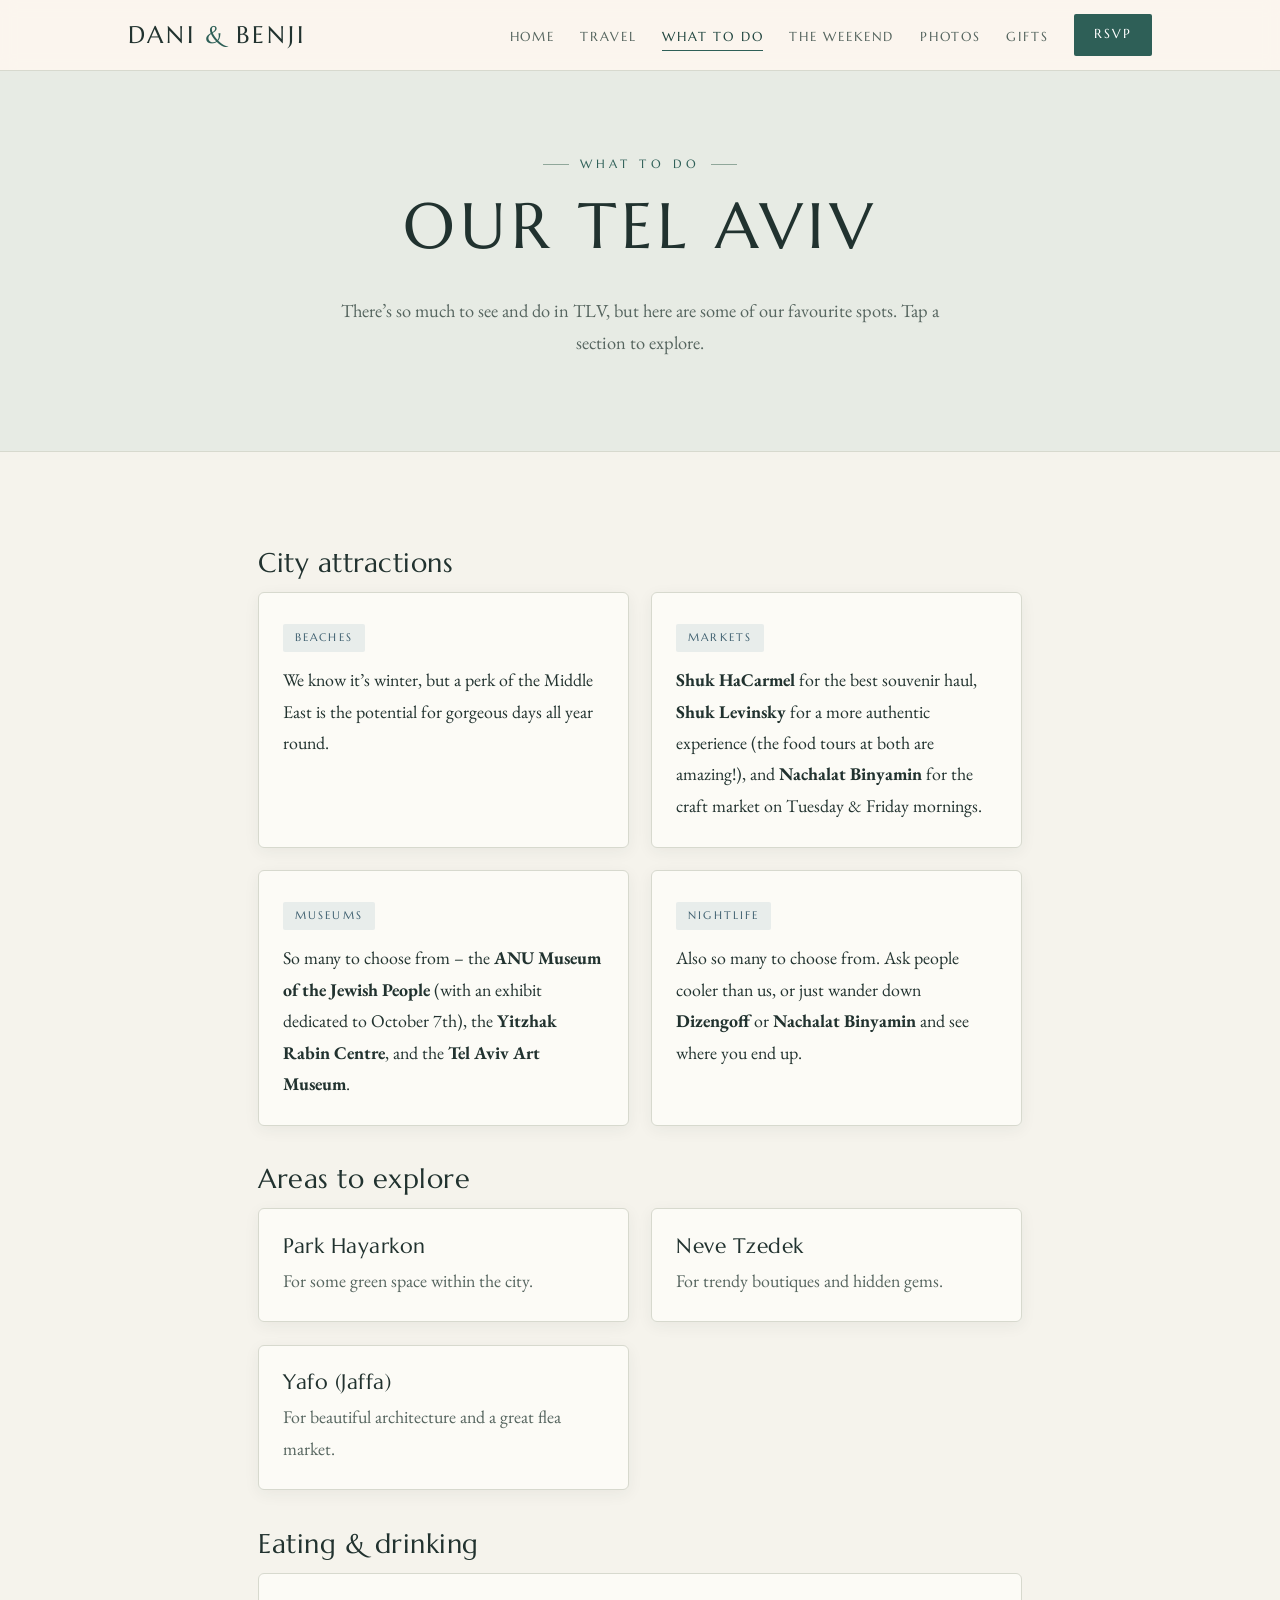
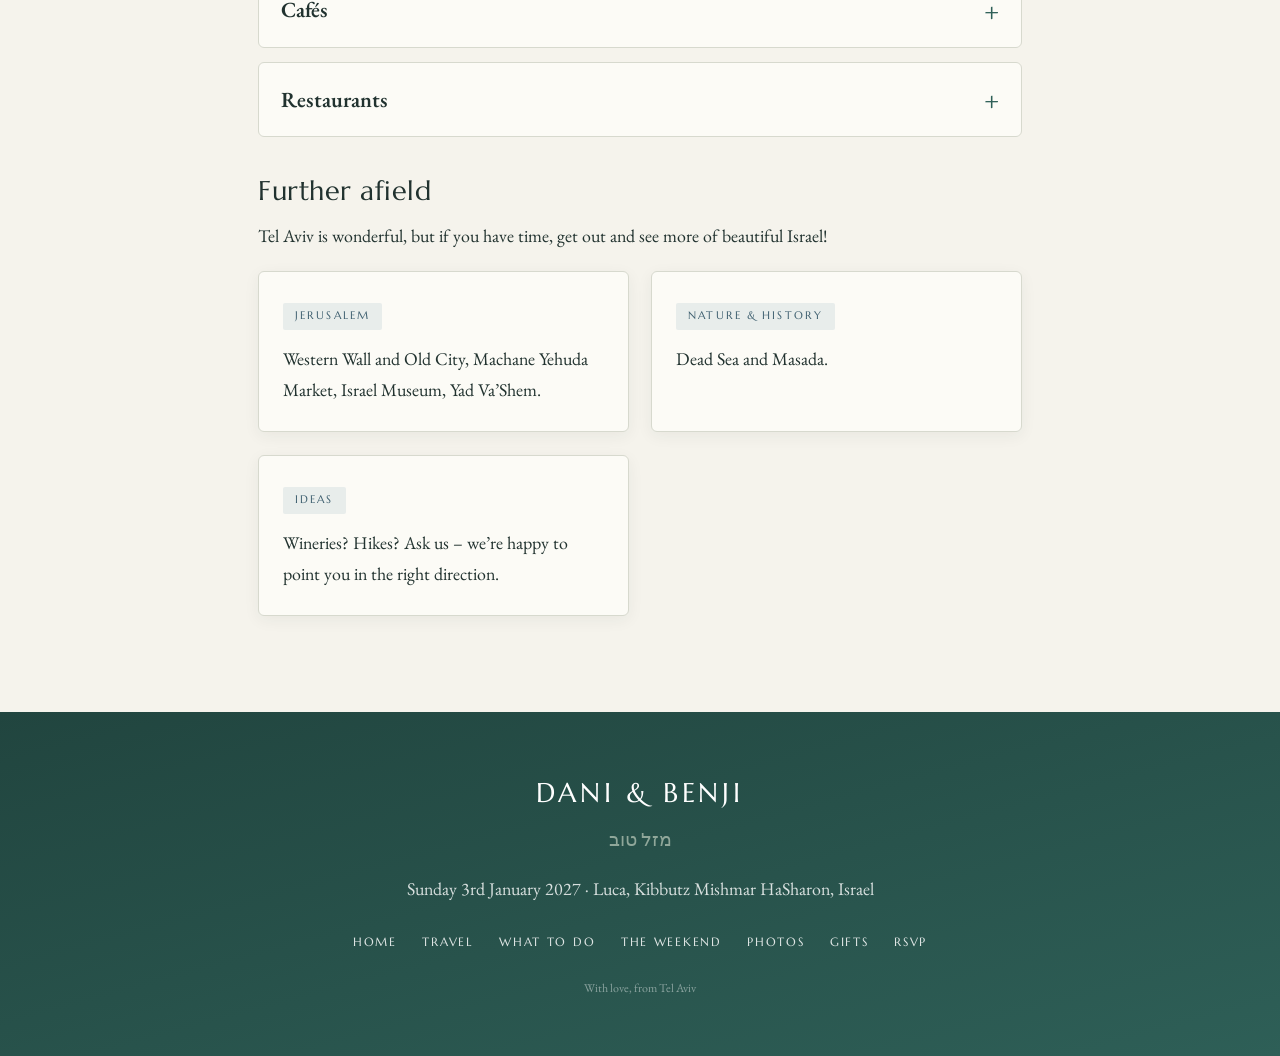
<file: what-to-do.html>
<!DOCTYPE html>
<html lang="en">
<head>
  <meta charset="UTF-8" />
  <meta name="viewport" content="width=device-width, initial-scale=1.0" />
  <meta name="robots" content="noindex, nofollow" />
  <title>What to do · Dani & Benji</title>
  <meta name="description" content="Dani & Benji's favourite spots in Tel Aviv and around Israel – attractions, cafés, restaurants and day trips." />
  <link rel="preconnect" href="https://fonts.googleapis.com" />
  <link rel="preconnect" href="https://fonts.gstatic.com" crossorigin />
  <link href="https://fonts.googleapis.com/css2?family=EB+Garamond:ital,wght@0,400;0,500;0,600;1,400;1,500&family=Marcellus&family=Pinyon+Script&display=swap" rel="stylesheet" />
  <link rel="stylesheet" href="assets/css/styles.css" />
</head>
<body>

  <header class="site-header">
    <nav class="nav container" aria-label="Main navigation">
      <a class="brand" href="index.html">Dani <span>&amp;</span> Benji</a>
      <button class="nav-toggle" aria-label="Toggle menu" aria-controls="nav-links" aria-expanded="false">
        <span></span><span></span><span></span>
      </button>
      <ul class="nav-links" id="nav-links">
        <li><a href="index.html">Home</a></li>
        <li><a href="travel.html">Travel</a></li>
        <li><a href="what-to-do.html">What to do</a></li>
        <li><a href="weekend.html">The weekend</a></li>
        <li><a href="photos.html">Photos</a></li>
        <li><a href="gifts.html">Gifts</a></li>
        <li><a class="btn" href="rsvp.html">RSVP</a></li>
      </ul>
    </nav>
  </header>

  <section class="page-hero">
    <div class="container">
      <p class="eyebrow">What to do</p>
      <h1>Our Tel Aviv</h1>
      <p class="lead">There’s so much to see and do in TLV, but here are some of our favourite spots. Tap a section to explore.</p>
    </div>
  </section>

  <section>
    <div class="container" style="max-width:860px;">

      <!-- CITY ATTRACTIONS -->
      <div class="info-block">
        <h3>City attractions</h3>
        <div class="grid cols-2">
          <div class="card">
            <span class="tag">Beaches</span>
            <p style="margin:0;">We know it’s winter, but a perk of the Middle East is the potential for gorgeous days all year round.</p>
          </div>
          <div class="card">
            <span class="tag">Markets</span>
            <p style="margin:0;"><strong>Shuk HaCarmel</strong> for the best souvenir haul, <strong>Shuk Levinsky</strong> for a more authentic experience (the food tours at both are amazing!), and <strong>Nachalat Binyamin</strong> for the craft market on Tuesday &amp; Friday mornings.</p>
          </div>
          <div class="card">
            <span class="tag">Museums</span>
            <p style="margin:0;">So many to choose from – the <strong>ANU Museum of the Jewish People</strong> (with an exhibit dedicated to October 7th), the <strong>Yitzhak Rabin Centre</strong>, and the <strong>Tel Aviv Art Museum</strong>.</p>
          </div>
          <div class="card">
            <span class="tag">Nightlife</span>
            <p style="margin:0;">Also so many to choose from. Ask people cooler than us, or just wander down <strong>Dizengoff</strong> or <strong>Nachalat Binyamin</strong> and see where you end up.</p>
          </div>
        </div>
      </div>

      <!-- AREAS TO EXPLORE -->
      <div class="info-block">
        <h3>Areas to explore</h3>
        <div class="grid cols-3">
          <div class="card">
            <h3 class="mt-0" style="font-size:1.3rem;">Park Hayarkon</h3>
            <p class="muted" style="margin:0;">For some green space within the city.</p>
          </div>
          <div class="card">
            <h3 class="mt-0" style="font-size:1.3rem;">Neve Tzedek</h3>
            <p class="muted" style="margin:0;">For trendy boutiques and hidden gems.</p>
          </div>
          <div class="card">
            <h3 class="mt-0" style="font-size:1.3rem;">Yafo (Jaffa)</h3>
            <p class="muted" style="margin:0;">For beautiful architecture and a great flea market.</p>
          </div>
        </div>
      </div>

      <!-- EATING & DRINKING (accordions) -->
      <div class="info-block">
        <h3>Eating &amp; drinking</h3>

        <details class="accordion">
          <summary>Cafés</summary>
          <div class="accordion__body">
            <p class="muted">Neither of us are big coffee snobs, but these are a few places our friends recommend! (Note that the food served isn’t certified kosher.)</p>
            <ul>
              <li><strong>Chachos</strong></li>
              <li><strong>Nahat</strong></li>
              <li><strong>Cafelix</strong></li>
              <li><strong>Chacoli</strong> – a restaurant at the watersports centre, but the café attached has cheap coffee subsidised by the city, and the rocks here are the best spot for viewing the sunset.</li>
            </ul>
          </div>
        </details>

        <details class="accordion">
          <summary>Restaurants</summary>
          <div class="accordion__body">
            <ul>
              <li><strong>Cafe Xoho</strong> – yummy bagels and other brunch staples, fills up early especially on Friday mornings (don’t say we didn’t warn you).</li>
              <li><strong>HaKosem</strong> – more casual street food vibes, including great falafel and schwarma.</li>
              <li><strong>Falafel Gabay</strong> – also more casual; the schnitzel challah sandwiches here are a Dani &amp; Benji pre-Shabbat favourite.</li>
              <li><strong>Florentina</strong> – pizza, pasta, and amazing salads.</li>
              <li><strong>Nini Hachi</strong> – the best sushi in town (although Benji will say nothing beats Nogga in Melbourne…) amongst other Asian cuisine.</li>
              <li><strong>Whiskey Bar</strong> – fancier, delicious meat and fish dishes and of course a great liquor selection.</li>
              <li><strong>Wine Garden</strong> – a wine bar with yummy tapas-style food. Famous (to us) for being the site of our first date!</li>
              <li><strong>Malka / Dvora</strong> – two great restaurants with menus curated by renowned chef Eyal Shani. Recommended for bigger groups so you can order things to share and taste more of the menu.</li>
            </ul>
            <div class="callout">
              You can reserve a table by calling the restaurants or through the app <strong>Ontopo</strong>. We recommend doing this just to be safe, especially on <strong>Thursday nights</strong>!
            </div>
          </div>
        </details>
      </div>

      <!-- FURTHER AFIELD -->
      <div class="info-block">
        <h3>Further afield</h3>
        <p>Tel Aviv is wonderful, but if you have time, get out and see more of beautiful Israel!</p>
        <div class="grid cols-2">
          <div class="card">
            <span class="tag">Jerusalem</span>
            <p style="margin:0;">Western Wall and Old City, Machane Yehuda Market, Israel Museum, Yad Va’Shem.</p>
          </div>
          <div class="card">
            <span class="tag">Nature &amp; history</span>
            <p style="margin:0;">Dead Sea and Masada.</p>
          </div>
          <div class="card">
            <span class="tag">Ideas</span>
            <p style="margin:0;">Wineries? Hikes? Ask us – we’re happy to point you in the right direction.</p>
          </div>
        </div>
      </div>

    </div>
  </section>

  <footer class="site-footer">
    <div class="container">
      <p class="names">Dani <span class="amp">&amp;</span> Benji</p>
      <span class="hebrew">מזל טוב</span>
      <p>Sunday 3rd January 2027 · Luca, Kibbutz Mishmar HaSharon, Israel</p>
      <ul class="foot-links">
        <li><a href="index.html">Home</a></li>
        <li><a href="travel.html">Travel</a></li>
        <li><a href="what-to-do.html">What to do</a></li>
        <li><a href="weekend.html">The weekend</a></li>
        <li><a href="photos.html">Photos</a></li>
        <li><a href="gifts.html">Gifts</a></li>
        <li><a href="rsvp.html">RSVP</a></li>
      </ul>
      <small>With love, from Tel Aviv</small>
    </div>
  </footer>

  <script src="assets/js/main.js" defer></script>
</body>
</html>
</file>
<file: assets/css/styles.css>
/* =====================================================================
   Dani & Benji – 03.01.2027
   Warm Mediterranean wedding site – shared styles
   Palette, type and components live here. Tune the tokens in :root.
   ===================================================================== */

/* ---------- Design tokens ---------- */
:root {
  /* Cool, elegant palette – deep teal-green & dusty blue on soft cream */
  --sand:        #F5F3EC;  /* page background (soft cream) */
  --sand-deep:   #E7EBE4;  /* alt sections (pale sage) */
  --shell:       #FCFBF6;  /* cards */
  --ink:         #21322F;  /* primary text (deep green-black) */
  --ink-soft:    #56655F;  /* secondary text */
  --clay:        #2E5F57;  /* primary accent (deep teal-green) */
  --clay-deep:   #21453F;  /* hover / strong accent */
  --sea:         #5E8598;  /* dusty blue secondary */
  --sea-deep:    #3F6070;
  --gold:        #90A79A;  /* soft eucalyptus highlight (hairlines, accents) */
  --line:        #D7D9CE;  /* hairlines / borders */

  --maxw: 1120px;
  --gutter: clamp(1.1rem, 4vw, 3rem);
  --radius: 6px;
  --shadow: 0 14px 40px rgba(33, 50, 47, 0.09);
  --shadow-sm: 0 4px 16px rgba(33, 50, 47, 0.06);

  /* Type: classical serif display, fine script flourish, refined serif body */
  --script: "Pinyon Script", "Segoe Script", cursive;
  --display: "Marcellus", Georgia, "Times New Roman", serif;
  --serif: "EB Garamond", Georgia, "Times New Roman", serif;
  --sans: "EB Garamond", Georgia, "Times New Roman", serif;
}

/* ---------- Base ---------- */
* { box-sizing: border-box; }

html { scroll-behavior: smooth; }

body {
  margin: 0;
  background: var(--sand);
  color: var(--ink);
  font-family: var(--serif);
  font-size: 1.12rem;
  line-height: 1.75;
  -webkit-font-smoothing: antialiased;
}

img { max-width: 100%; display: block; }

a { color: var(--clay-deep); text-decoration-thickness: 1px; text-underline-offset: 3px; }
a:hover { color: var(--clay); }

h1, h2, h3, h4 {
  font-family: var(--display);
  font-weight: 400;
  line-height: 1.12;
  color: var(--ink);
  margin: 0 0 0.5em;
  letter-spacing: 0.5px;
}
h1 { font-size: clamp(2.3rem, 6vw, 4rem); text-transform: uppercase; letter-spacing: 0.08em; }
h2 { font-size: clamp(1.7rem, 4vw, 2.6rem); }
h3 { font-size: clamp(1.3rem, 2.4vw, 1.7rem); }

/* Fine calligraphy flourish */
.script {
  font-family: var(--script);
  font-weight: 400;
  text-transform: none;
  letter-spacing: 0;
  color: var(--ink);
  line-height: 1;
}

p { margin: 0 0 1.1em; }

.container { max-width: var(--maxw); margin-inline: auto; padding-inline: var(--gutter); }

section { padding-block: clamp(3rem, 8vw, 6rem); }

/* Eyebrow / small caps label with optional Hebrew flourish */
.eyebrow {
  font-family: var(--display);
  text-transform: uppercase;
  letter-spacing: 0.34em;
  font-size: 0.74rem;
  font-weight: 400;
  color: var(--clay);
  margin: 0 0 1rem;
  display: inline-flex;
  align-items: center;
  gap: 0.7rem;
}
.eyebrow::before,
.eyebrow::after {
  content: "";
  width: 26px;
  height: 1px;
  background: var(--gold);
}
.eyebrow.solo::before { display: none; }

/* Hebrew accent text */
.hebrew {
  font-size: 1.05em;
  color: var(--sea);
  direction: rtl;
  unicode-bidi: isolate;
}

/* ---------- Buttons ---------- */
.btn {
  display: inline-block;
  font-family: var(--display);
  font-weight: 400;
  letter-spacing: 0.18em;
  text-transform: uppercase;
  font-size: 0.78rem;
  padding: 0.9rem 2rem;
  border-radius: 2px;
  border: 1px solid var(--clay);
  background: var(--clay);
  color: #fff;
  cursor: pointer;
  text-decoration: none;
  transition: background .2s ease, color .2s ease, transform .2s ease, border-color .2s ease;
}
.btn:hover { background: var(--clay-deep); border-color: var(--clay-deep); color: #fff; transform: translateY(-1px); }
.btn.ghost { background: transparent; color: var(--clay-deep); }
.btn.ghost:hover { background: var(--clay); color: #fff; }

/* ---------- Header / nav ---------- */
.site-header {
  position: sticky;
  top: 0;
  z-index: 50;
  background: rgba(251, 246, 238, 0.92);
  backdrop-filter: blur(8px);
  border-bottom: 1px solid var(--line);
}
.nav {
  display: flex;
  align-items: center;
  justify-content: space-between;
  gap: 1rem;
  padding-block: 0.85rem;
}
.brand {
  font-family: var(--display);
  font-size: 1.5rem;
  font-weight: 400;
  color: var(--ink);
  text-decoration: none;
  letter-spacing: 0.12em;
  text-transform: uppercase;
  white-space: nowrap;
}
.brand span { color: var(--clay); }
.nav-links {
  list-style: none;
  display: flex;
  gap: 1.6rem;
  margin: 0;
  padding: 0;
  align-items: center;
}
.nav-links a {
  font-family: var(--display);
  color: var(--ink-soft);
  text-decoration: none;
  font-weight: 400;
  font-size: 0.82rem;
  letter-spacing: 0.14em;
  text-transform: uppercase;
  padding-block: 0.3rem;
  border-bottom: 1px solid transparent;
  transition: color .15s ease, border-color .15s ease;
}
.nav-links a:hover { color: var(--ink); }
.nav-links a.active { color: var(--clay-deep); border-color: var(--clay); }
.nav-links .btn { color: #fff; padding: 0.55rem 1.2rem; }
.nav-links .btn:hover { color: #fff; }

.nav-toggle {
  display: none;
  background: none;
  border: 0;
  cursor: pointer;
  padding: 0.4rem;
}
.nav-toggle span {
  display: block;
  width: 26px;
  height: 2.5px;
  background: var(--ink);
  margin: 5px 0;
  border-radius: 2px;
  transition: transform .25s ease, opacity .25s ease;
}
.nav-toggle[aria-expanded="true"] span:nth-child(1) { transform: translateY(7.5px) rotate(45deg); }
.nav-toggle[aria-expanded="true"] span:nth-child(2) { opacity: 0; }
.nav-toggle[aria-expanded="true"] span:nth-child(3) { transform: translateY(-7.5px) rotate(-45deg); }

@media (max-width: 860px) {
  .nav-toggle { display: block; }
  .nav-links {
    position: absolute;
    top: 100%;
    left: 0;
    right: 0;
    background: var(--sand);
    border-bottom: 1px solid var(--line);
    flex-direction: column;
    align-items: stretch;
    gap: 0;
    padding: 0.5rem var(--gutter) 1.2rem;
    box-shadow: var(--shadow-sm);
    display: none;
  }
  .nav-links.open { display: flex; }
  .nav-links li { border-bottom: 1px solid var(--line); }
  .nav-links li:last-child { border-bottom: 0; padding-top: 0.8rem; }
  .nav-links a { display: block; padding: 0.9rem 0; font-size: 1rem; }
  .nav-links a.active { border-color: transparent; }
  .nav-links .btn { text-align: center; }
}

/* ---------- Hero ---------- */
.hero { background: var(--clay); padding-block: 0; }  /* teal fills header + photo, no gap under nav */
.hero__top {
  background: linear-gradient(165deg, var(--clay-deep) 0%, var(--clay) 100%);
  color: #fff;
  text-align: center;
  padding-block: clamp(2.6rem, 6vw, 4.5rem);
}
.hero__inner { max-width: 900px; margin-inline: auto; padding-inline: var(--gutter); }
.hero__script {
  font-family: var(--script);
  color: #fff;
  font-size: clamp(2.4rem, 7vw, 4.2rem);
  line-height: 1;
  margin-bottom: 0.1em;
}
.hero h1 {
  color: #fff;
  font-size: clamp(2.4rem, 8vw, 5rem);
  letter-spacing: 0.12em;
  margin-bottom: 0.5em;
}
.hero .amp { color: #fff; }
.hero__meta {
  font-family: var(--display);
  text-transform: uppercase;
  letter-spacing: 0.24em;
  font-weight: 400;
  color: rgba(255,255,255,0.8);
  font-size: clamp(0.72rem, 1.8vw, 0.9rem);
  margin-bottom: 1.8rem;
}
.hero__meta > span { display: block; }
.hero__meta .date { margin-bottom: 0.5rem; color: #fff; }
.hero__meta .date-heb {
  display: inline;
  font-family: var(--serif);
  text-transform: none;
  letter-spacing: normal;
  opacity: 0.9;
}
.hero__tagline { font-family: var(--serif); font-style: italic; font-size: 1.3rem; letter-spacing: 0.02em; color: #fff; margin-bottom: 0; }

/* Full-bleed landscape photo directly below the coloured header */
.hero__photo { margin: 0; padding: 0; }
.hero__photo img { display: block; width: 100%; height: auto; }

/* ---------- Countdown ---------- */
.countdown {
  display: flex;
  gap: clamp(0.6rem, 3vw, 1.6rem);
  justify-content: center;
  margin-top: 0;
}
.countdown__unit {
  background: rgba(255,255,255,0.12);
  border: 1px solid rgba(255,255,255,0.30);
  border-radius: 4px;
  padding: 0.75rem 0.5rem 0.6rem;
  min-width: 70px;
  backdrop-filter: blur(2px);
}
.countdown__num { font-family: var(--display); font-size: clamp(1.6rem, 5vw, 2.6rem); line-height: 1; display: block; color: #fff; }
.countdown__label { font-family: var(--display); font-size: 0.6rem; text-transform: uppercase; letter-spacing: 0.22em; font-weight: 400; color: rgba(255,255,255,0.85); margin-top: 0.25rem; }

/* ---------- Page hero (interior pages) ---------- */
.page-hero {
  background: var(--sand-deep);
  text-align: center;
  padding-block: clamp(2.6rem, 7vw, 4.5rem);
  border-bottom: 1px solid var(--line);
}
.page-hero p.lead { max-width: 640px; margin-inline: auto; color: var(--ink-soft); }

/* ---------- Generic layout helpers ---------- */
.section-head { text-align: center; max-width: 680px; margin: 0 auto clamp(2rem, 5vw, 3rem); }
.lead { font-size: 1.15rem; color: var(--ink-soft); }
.alt { background: var(--sand-deep); }
.center { text-align: center; }

.grid { display: grid; gap: 1.4rem; }
.grid.cols-2 { grid-template-columns: repeat(auto-fit, minmax(280px, 1fr)); }
.grid.cols-3 { grid-template-columns: repeat(auto-fit, minmax(240px, 1fr)); }

/* ---------- Cards ---------- */
.card {
  background: var(--shell);
  border: 1px solid var(--line);
  border-radius: var(--radius);
  padding: 1.6rem 1.5rem;
  box-shadow: var(--shadow-sm);
}
.card h3 { margin-bottom: 0.4rem; }
.card .tag {
  display: inline-block;
  font-family: var(--display);
  font-size: 0.66rem;
  text-transform: uppercase;
  letter-spacing: 0.2em;
  font-weight: 400;
  color: var(--sea-deep);
  background: rgba(94,133,152,0.12);
  border-radius: 2px;
  padding: 0.28rem 0.75rem;
  margin-bottom: 0.8rem;
}

/* Quick-link cards (home) */
.linkcard {
  display: flex;
  flex-direction: column;
  text-decoration: none;
  color: var(--ink);
  background: var(--shell);
  border: 1px solid var(--line);
  border-radius: var(--radius);
  padding: 1.5rem;
  box-shadow: var(--shadow-sm);
  transition: transform .18s ease, box-shadow .18s ease;
}
.linkcard:hover { transform: translateY(-4px); box-shadow: var(--shadow); color: var(--ink); }
.linkcard .kicker { font-family: var(--script); font-size: 2rem; color: var(--clay); margin-bottom: 0.3rem; line-height: 1; }
.linkcard h3 { color: var(--clay-deep); }
.linkcard .go { margin-top: auto; font-family: var(--display); text-transform: uppercase; color: var(--sea-deep); font-size: 0.74rem; letter-spacing: 0.16em; }

/* ---------- Intro / letter block ---------- */
.letter { max-width: 760px; margin-inline: auto; text-align: center; }
.letter .signoff { font-family: var(--serif); font-style: italic; font-size: 1.6rem; color: var(--clay-deep); margin-top: 1.2rem; }
/* Clean, upright ampersand inside italic text (avoids the ornate italic &) */
.amp-clean { font-family: var(--display); font-style: normal; }

/* ---------- Info list rows ---------- */
.info-block { margin-bottom: 2.4rem; }
.info-block:last-child { margin-bottom: 0; }
.info-block > h3 { display: flex; align-items: baseline; gap: 0.6rem; }
.info-block ul { padding-left: 1.15rem; }
.info-block li { margin-bottom: 0.55rem; }

/* Callout */
.callout {
  border-left: 4px solid var(--gold);
  background: rgba(199,161,91,0.1);
  padding: 1rem 1.2rem;
  border-radius: 0 10px 10px 0;
  margin: 1.2rem 0;
}
.callout.warn { border-color: var(--clay); background: rgba(187,106,77,0.1); }

/* ---------- Accordion ---------- */
.accordion { border: 1px solid var(--line); border-radius: var(--radius); overflow: hidden; background: var(--shell); }
.accordion + .accordion { margin-top: 0.9rem; }
.accordion > summary {
  cursor: pointer;
  list-style: none;
  padding: 1.1rem 1.4rem;
  font-family: var(--serif);
  font-size: 1.35rem;
  font-weight: 600;
  display: flex;
  align-items: center;
  justify-content: space-between;
  gap: 1rem;
}
.accordion > summary::-webkit-details-marker { display: none; }
.accordion > summary::after {
  content: "+";
  font-family: var(--sans);
  font-weight: 400;
  font-size: 1.6rem;
  color: var(--clay);
  transition: transform .2s ease;
  line-height: 1;
}
.accordion[open] > summary::after { transform: rotate(45deg); }
.accordion > summary:hover { color: var(--clay-deep); }
.accordion__body { padding: 0 1.4rem 1.3rem; }
.accordion__body ul { margin: 0; padding-left: 1.15rem; }
.accordion__body li { margin-bottom: 0.6rem; }
.accordion__body li strong { color: var(--ink); }

/* ---------- Timeline (weekend) ---------- */
.timeline { max-width: 820px; margin-inline: auto; }
.day {
  background: var(--shell);
  border: 1px solid var(--line);
  border-radius: var(--radius);
  box-shadow: var(--shadow-sm);
  padding: 1.7rem 1.6rem;
  margin-bottom: 1.4rem;
  border-top: 5px solid var(--sea);
}
.day.wedding { border-top-color: var(--clay); }
.day__date { display: block; font-family: var(--display); font-size: 0.74rem; text-transform: uppercase; letter-spacing: 0.24em; font-weight: 400; color: var(--sea-deep); margin-bottom: 0.4rem; }
.day.wedding .day__date { color: var(--clay-deep); }
.day h3 { margin-bottom: 0.8rem; }
.event + .event { margin-top: 1rem; padding-top: 1rem; border-top: 1px dashed var(--line); }
.event > strong { display: block; }  /* label line only – not inline bold inside paragraphs */
.dresscode { margin-top: 0.9rem; font-size: 0.92rem; color: var(--ink-soft); }
.dresscode b { font-family: var(--display); font-weight: 400; color: var(--clay-deep); text-transform: uppercase; letter-spacing: 0.16em; font-size: 0.74rem; }

/* ---------- Gallery ---------- */
.gallery { display: grid; grid-template-columns: repeat(auto-fill, minmax(200px, 1fr)); gap: 0.9rem; }
.gallery .slot {
  aspect-ratio: 4 / 5;
  border-radius: var(--radius);
  background: var(--sand-deep) repeat;
  border: 1.5px dashed var(--line);
  display: grid;
  place-items: center;
  text-align: center;
  color: var(--ink-soft);
  font-size: 0.8rem;
  padding: 1rem;
  overflow: hidden;
}
.gallery .slot img { width: 100%; height: 100%; object-fit: cover; }
.gallery .slot.tall { aspect-ratio: 4 / 5; }

/* ---------- RSVP embed ---------- */
.form-wrap {
  max-width: 780px;
  margin-inline: auto;
  background: var(--shell);
  border: 1px solid var(--line);
  border-radius: var(--radius);
  box-shadow: var(--shadow-sm);
  padding: 0.6rem;
}
.form-wrap iframe { width: 100%; border: 0; border-radius: 10px; display: block; min-height: 900px; }
.form-fallback { text-align: center; padding: 2.5rem 1.5rem; }

/* ---------- Gifts reveal ---------- */
.bank-details[hidden] { display: none; }
.bank-grid { display: grid; gap: 1.2rem; grid-template-columns: repeat(auto-fit, minmax(250px, 1fr)); margin-top: 1.4rem; }
.bank {
  background: var(--sand-deep);
  border: 1px solid var(--line);
  border-radius: var(--radius);
  padding: 1.3rem;
}
.bank h4 { font-family: var(--display); font-weight: 400; text-transform: uppercase; letter-spacing: 0.18em; font-size: 0.82rem; color: var(--sea-deep); margin: 0 0 0.7rem; }
.bank dl { display: grid; grid-template-columns: auto 1fr; gap: 0.25rem 0.8rem; margin: 0; font-size: 0.92rem; }
.bank dt { color: var(--ink-soft); }
.bank dd { margin: 0; font-weight: 700; word-break: break-word; }

/* ---------- Footer ---------- */
.site-footer {
  background: linear-gradient(165deg, var(--clay-deep) 0%, var(--clay) 100%);
  color: rgba(255,255,255,0.82);
  text-align: center;
  padding-block: clamp(2.4rem, 6vw, 3.6rem);
}
.site-footer .names { font-family: var(--display); text-transform: uppercase; letter-spacing: 0.14em; font-size: 1.7rem; color: #fff; margin-bottom: 0.3rem; }
.site-footer .names .amp { color: #fff; }
.site-footer .hebrew { color: var(--gold); display: block; margin: 0.4rem 0 1rem; }
.site-footer a { color: #fff; }
.site-footer .foot-links { list-style: none; padding: 0; margin: 1rem 0 0; display: flex; flex-wrap: wrap; gap: 1rem 1.6rem; justify-content: center; }
.site-footer .foot-links a { font-family: var(--display); text-transform: uppercase; text-decoration: none; font-weight: 400; font-size: 0.76rem; letter-spacing: 0.14em; opacity: 0.85; }
.site-footer .foot-links a:hover { opacity: 1; }
.site-footer small { display: block; margin-top: 1.4rem; opacity: 0.55; font-size: 0.75rem; }

/* ---------- Utilities ---------- */
.mt-0 { margin-top: 0; }
.muted { color: var(--ink-soft); }
.visually-hidden { position: absolute; width: 1px; height: 1px; overflow: hidden; clip: rect(0 0 0 0); }

/* Reduced motion */
@media (prefers-reduced-motion: reduce) {
  html { scroll-behavior: auto; }
  * { transition: none !important; }
}
</file>
